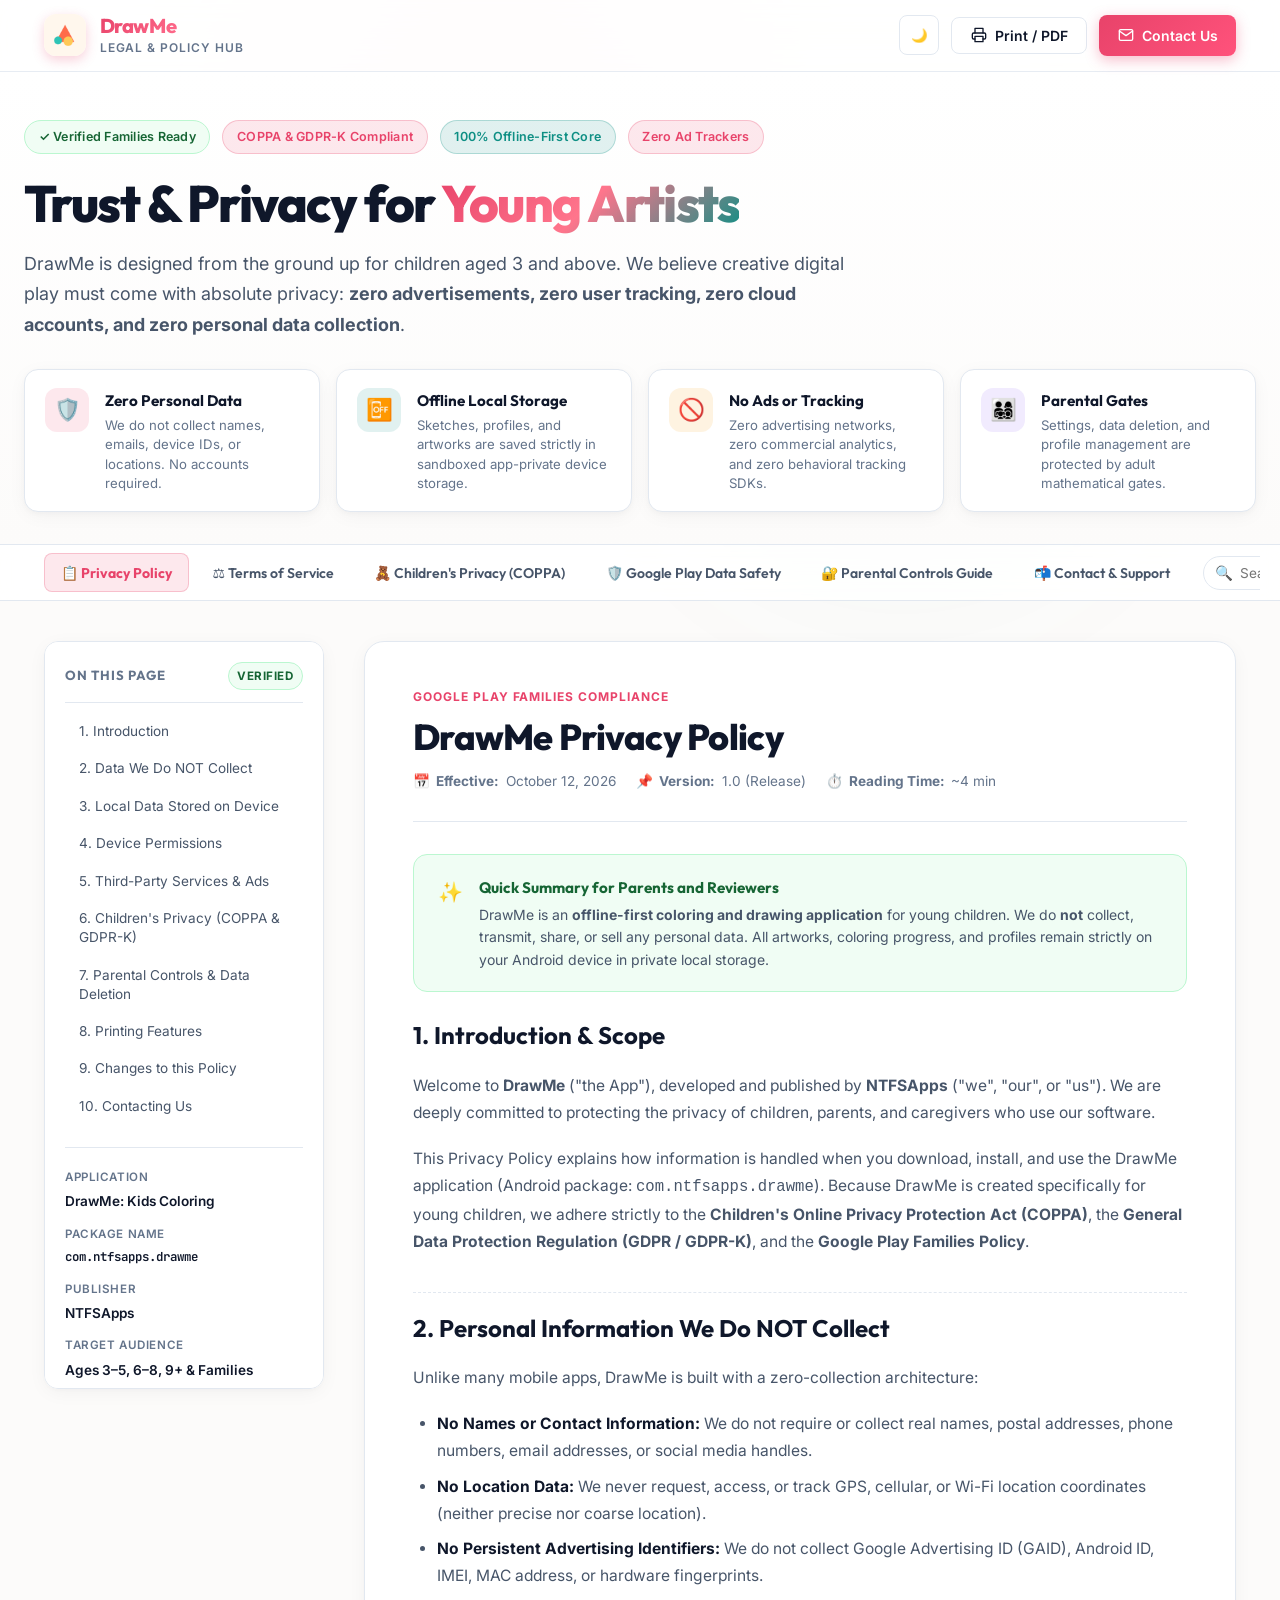
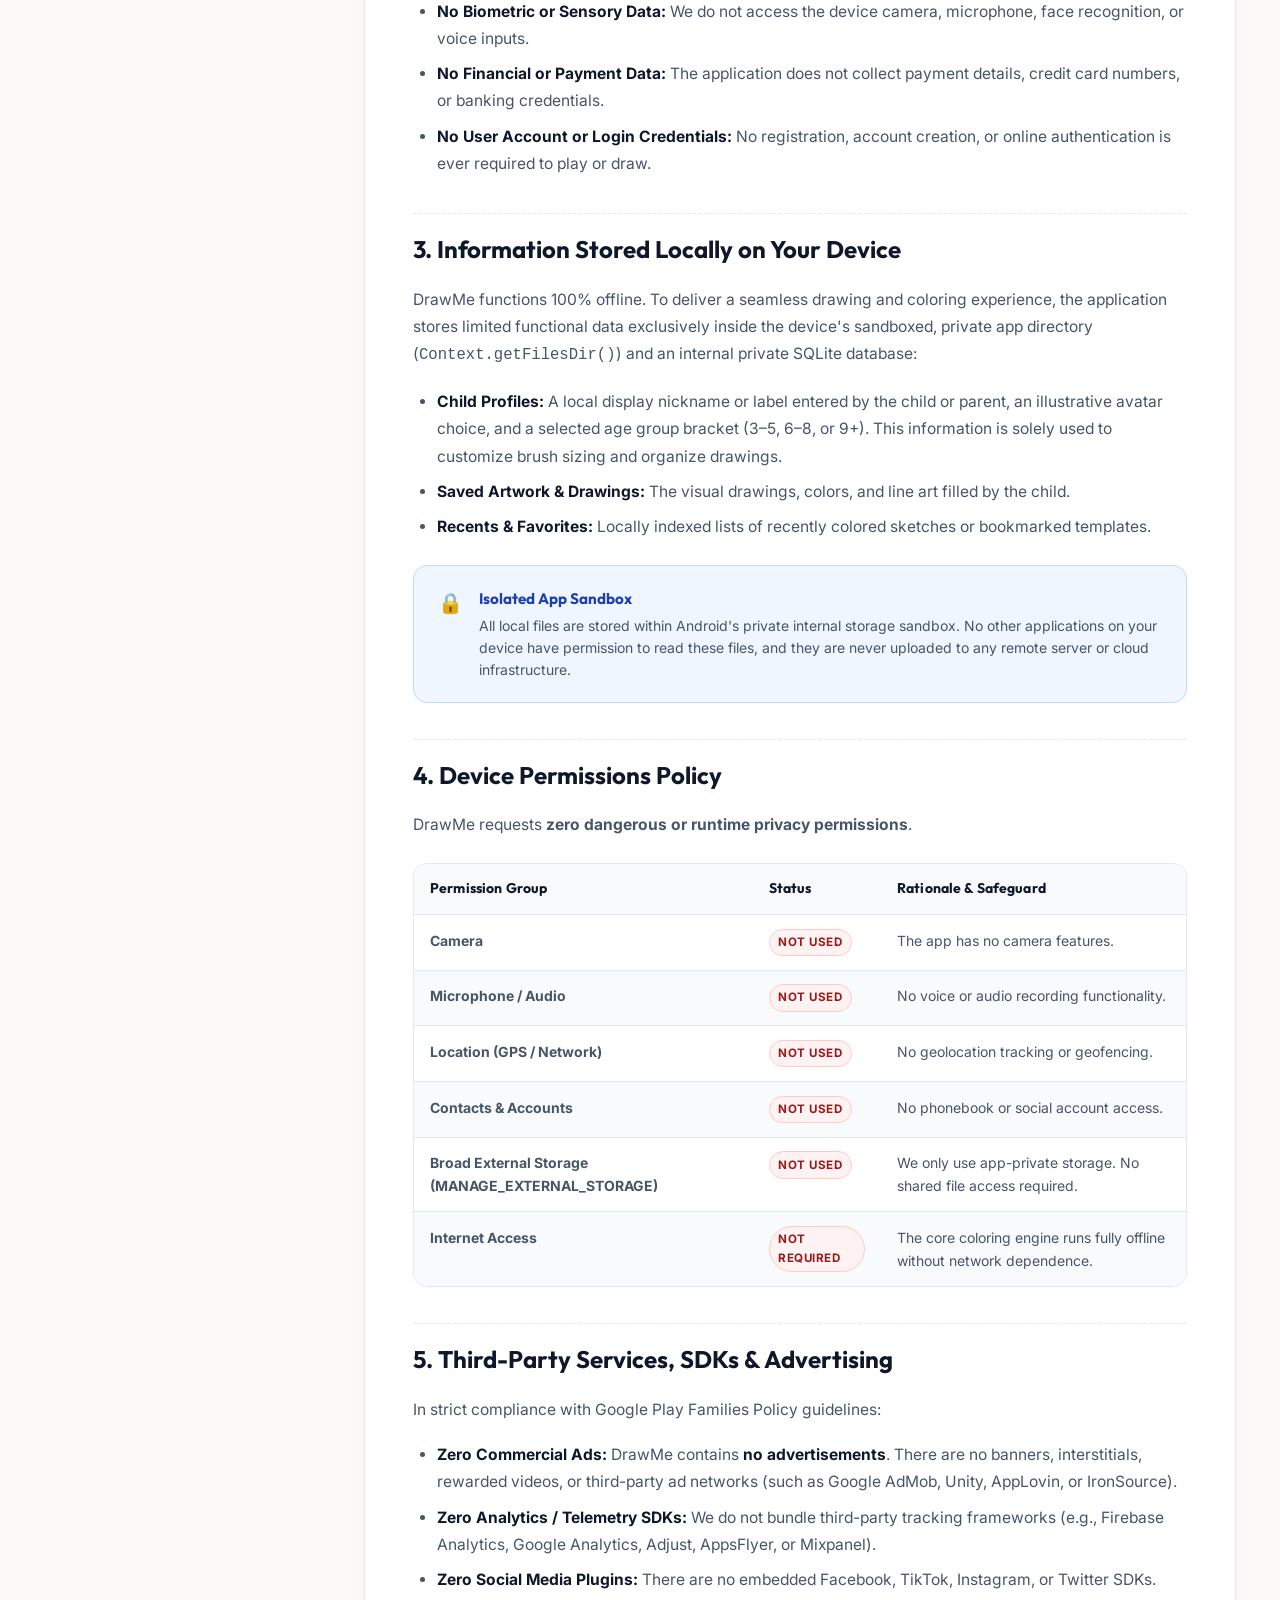
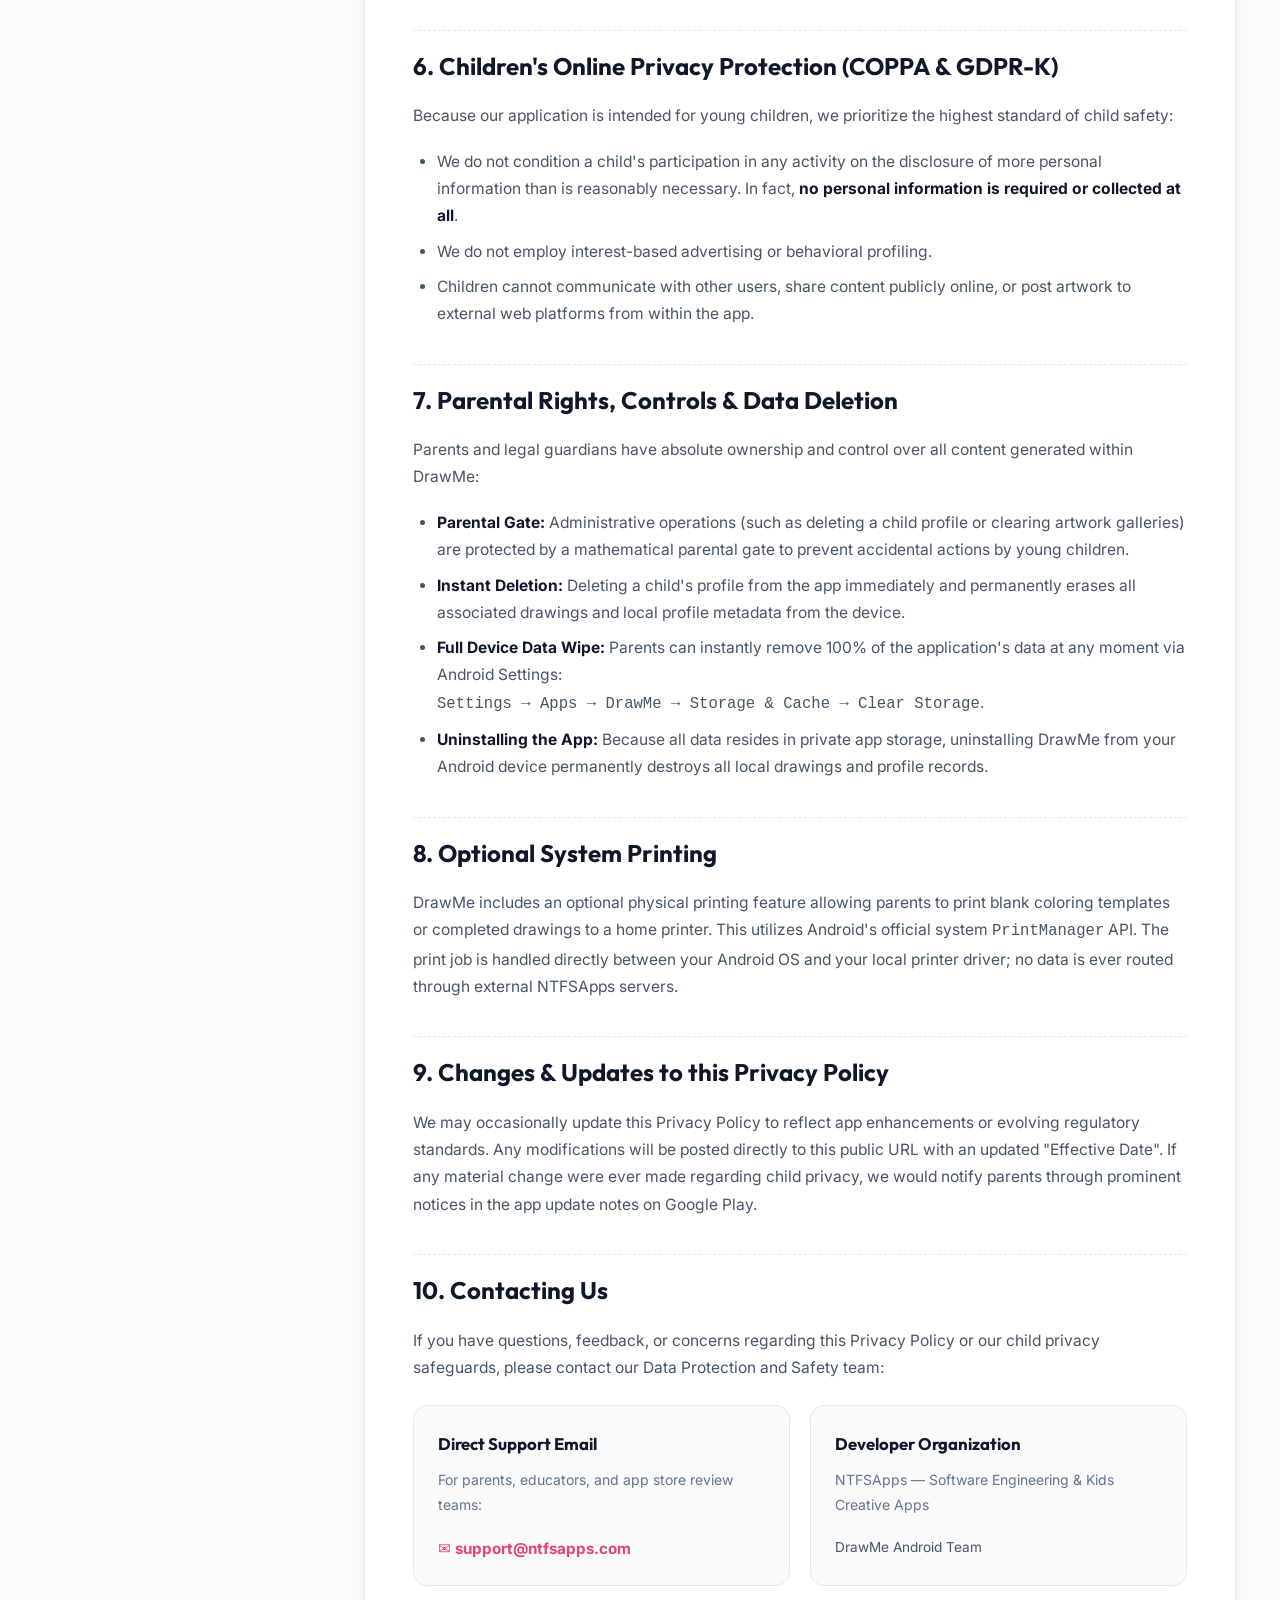
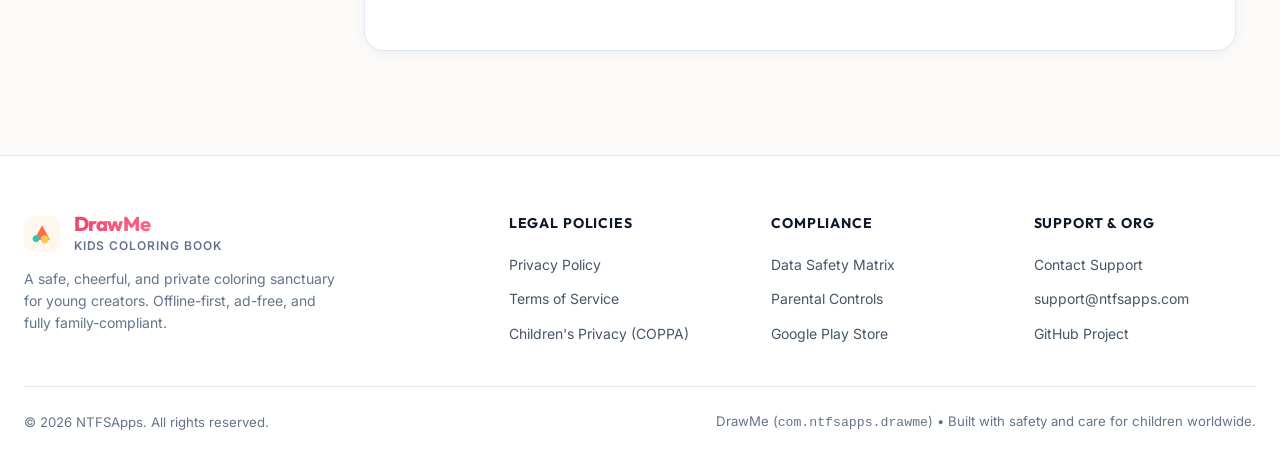
<file: index.html>
<!DOCTYPE html>
<html lang="en" data-theme="light">
<head>
  <meta charset="UTF-8">
  <meta name="viewport" content="width=device-width, initial-scale=1.0">
  <title>Privacy Policy & Terms | DrawMe — Kids Drawing & Coloring Book</title>
  <meta name="description" content="Official Privacy Policy, Children's Privacy (COPPA), Terms of Service, and Google Play Data Safety disclosures for the DrawMe Android application by NTFSApps.">
  <meta name="keywords" content="DrawMe privacy policy, DrawMe terms of service, COPPA compliance, kids drawing app privacy, Google Play Families Policy, NTFSApps">
  <meta name="author" content="NTFSApps">
  <meta name="robots" content="index, follow">

  <!-- Open Graph / Facebook -->
  <meta property="og:type" content="website">
  <meta property="og:title" content="DrawMe — Privacy Policy & Legal Center">
  <meta property="og:description" content="100% offline, COPPA compliant, zero-ad drawing and coloring app for kids. Built with privacy-by-design by NTFSApps.">
  <meta property="og:image" content="assets/logo.svg">

  <!-- Twitter -->
  <meta property="twitter:card" content="summary">
  <meta property="twitter:title" content="DrawMe — Privacy Policy & Legal Center">
  <meta property="twitter:description" content="100% offline, COPPA compliant, zero-ad drawing and coloring app for kids.">
  <meta property="twitter:image" content="assets/logo.svg">

  <link rel="icon" type="image/svg+xml" href="assets/favicon.svg">

  <!-- Google Fonts: Outfit & Inter -->
  <link rel="preconnect" href="https://fonts.googleapis.com">
  <link rel="preconnect" href="https://fonts.gstatic.com" crossorigin>
  <link href="https://fonts.googleapis.com/css2?family=Inter:wght@400;500;600;700&family=Outfit:wght@500;600;700;800&family=JetBrains+Mono:wght@400;500&display=swap" rel="stylesheet">

  <link rel="stylesheet" href="styles.css">
</head>
<body>

  <!-- Reading Progress Bar -->
  <div id="readingProgressBar" aria-hidden="true"></div>

  <!-- Background Ambient Glows -->
  <div class="bg-glow-container" aria-hidden="true">
    <div class="bg-glow-1"></div>
    <div class="bg-glow-2"></div>
  </div>

  <!-- Header Navigation -->
  <header class="header">
    <div class="header-inner">
      <a href="#privacy" class="brand-wrapper" title="DrawMe Home">
        <img src="assets/app-icon.png" alt="DrawMe Logo" class="brand-logo-img" width="42" height="42">
        <div class="brand-text-group">
          <span class="brand-title">DrawMe</span>
          <span class="brand-subtitle">Legal & Policy Hub</span>
        </div>
      </a>

      <div class="header-actions">
        <button id="themeToggleBtn" class="btn-icon" title="Toggle Theme (Dark / Light)" aria-label="Toggle Theme">
          <span class="theme-icon">🌙</span>
        </button>
        <button id="printDocBtn" class="btn-outline" title="Print or save as PDF">
          <svg width="16" height="16" viewBox="0 0 24 24" fill="none" stroke="currentColor" stroke-width="2" stroke-linecap="round" stroke-linejoin="round"><polyline points="6 9 6 2 18 2 18 9"></polyline><path d="M6 18H4a2 2 0 0 1-2-2v-5a2 2 0 0 1 2-2h16a2 2 0 0 1 2 2v5a2 2 0 0 1-2 2h-2"></path><rect x="6" y="14" width="12" height="8"></rect></svg>
          <span>Print / PDF</span>
        </button>
        <a href="#contact" class="btn-primary">
          <svg width="16" height="16" viewBox="0 0 24 24" fill="none" stroke="currentColor" stroke-width="2" stroke-linecap="round" stroke-linejoin="round"><path d="M4 4h16c1.1 0 2 .9 2 2v12c0 1.1-.9 2-2 2H4c-1.1 0-2-.9-2-2V6c0-1.1.9-2 2-2z"></path><polyline points="22,6 12,13 2,6"></polyline></svg>
          <span>Contact Us</span>
        </a>
      </div>
    </div>
  </header>

  <!-- Hero Section -->
  <section class="hero-section">
    <div class="hero-inner">
      <div class="hero-badge-row">
        <span class="pill-badge pill-verified">✓ Verified Families Ready</span>
        <span class="pill-badge pill-primary">COPPA & GDPR-K Compliant</span>
        <span class="pill-badge pill-secondary">100% Offline-First Core</span>
        <span class="pill-badge pill-primary">Zero Ad Trackers</span>
      </div>

      <h1 class="hero-title">
        Trust & Privacy for <span class="highlight">Young Artists</span>
      </h1>
      <p class="hero-description">
        DrawMe is designed from the ground up for children aged 3 and above. We believe creative digital play must come with absolute privacy: <strong>zero advertisements, zero user tracking, zero cloud accounts, and zero personal data collection</strong>.
      </p>

      <!-- Quick Safety Highlights Cards -->
      <div class="safety-cards-grid">
        <div class="safety-card">
          <div class="safety-card-icon icon-kid">🛡️</div>
          <div class="safety-card-content">
            <h3>Zero Personal Data</h3>
            <p>We do not collect names, emails, device IDs, or locations. No accounts required.</p>
          </div>
        </div>

        <div class="safety-card">
          <div class="safety-card-icon icon-offline">📴</div>
          <div class="safety-card-content">
            <h3>Offline Local Storage</h3>
            <p>Sketches, profiles, and artworks are saved strictly in sandboxed app-private device storage.</p>
          </div>
        </div>

        <div class="safety-card">
          <div class="safety-card-icon icon-noads">🚫</div>
          <div class="safety-card-content">
            <h3>No Ads or Tracking</h3>
            <p>Zero advertising networks, zero commercial analytics, and zero behavioral tracking SDKs.</p>
          </div>
        </div>

        <div class="safety-card">
          <div class="safety-card-icon icon-gate">👨‍👩‍👧‍👦</div>
          <div class="safety-card-content">
            <h3>Parental Gates</h3>
            <p>Settings, data deletion, and profile management are protected by adult mathematical gates.</p>
          </div>
        </div>
      </div>
    </div>
  </section>

  <!-- Document Tabs Sticky Bar -->
  <nav class="tabs-navigation-wrapper" aria-label="Legal Documents Navigation">
    <div class="tabs-inner">
      <ul class="doc-tabs-list" role="tablist">
        <li role="presentation">
          <button class="doc-tab-btn active" data-doc="privacy" role="tab" aria-selected="true">
            📋 Privacy Policy
          </button>
        </li>
        <li role="presentation">
          <button class="doc-tab-btn" data-doc="terms" role="tab" aria-selected="false">
            ⚖️ Terms of Service
          </button>
        </li>
        <li role="presentation">
          <button class="doc-tab-btn" data-doc="children" role="tab" aria-selected="false">
            🧸 Children's Privacy (COPPA)
          </button>
        </li>
        <li role="presentation">
          <button class="doc-tab-btn" data-doc="datasafety" role="tab" aria-selected="false">
            🛡️ Google Play Data Safety
          </button>
        </li>
        <li role="presentation">
          <button class="doc-tab-btn" data-doc="parental" role="tab" aria-selected="false">
            🔐 Parental Controls Guide
          </button>
        </li>
        <li role="presentation">
          <button class="doc-tab-btn" data-doc="contact" role="tab" aria-selected="false">
            📬 Contact & Support
          </button>
        </li>
      </ul>

      <div class="search-box-wrapper">
        <span class="search-icon" aria-hidden="true">🔍</span>
        <input type="search" id="searchInput" class="search-input" placeholder="Search policy terms..." aria-label="Search within active document">
      </div>
    </div>
  </nav>

  <!-- Main 2-Column Layout -->
  <main class="main-layout">
    
    <!-- Left Sticky Table of Contents -->
    <aside class="toc-sidebar" aria-label="Table of Contents">
      <div class="toc-header">
        <span class="toc-title">On This Page</span>
        <span class="badge-tag badge-yes">Verified</span>
      </div>
      <ul class="toc-links" id="tocLinksList">
        <!-- Dynamically populated via app.js -->
      </ul>

      <!-- App Metadata Box -->
      <div class="sidebar-meta-card">
        <div class="meta-row">
          <span class="meta-label">Application</span>
          <span class="meta-value">DrawMe: Kids Coloring</span>
        </div>
        <div class="meta-row">
          <span class="meta-label">Package Name</span>
          <span class="meta-value" style="font-family: var(--font-mono); font-size: 0.775rem;">com.ntfsapps.drawme</span>
        </div>
        <div class="meta-row">
          <span class="meta-label">Publisher</span>
          <span class="meta-value">NTFSApps</span>
        </div>
        <div class="meta-row">
          <span class="meta-label">Target Audience</span>
          <span class="meta-value">Ages 3–5, 6–8, 9+ & Families</span>
        </div>
        <div class="meta-row">
          <span class="meta-label">Effective Date</span>
          <span class="meta-value">October 12, 2026</span>
        </div>
      </div>
    </aside>

    <!-- Right Content Area -->
    <div class="content-area">

      <!-- ===================================================================
           DOCUMENT 1: PRIVACY POLICY
           =================================================================== -->
      <section id="doc-privacy" class="doc-section active" role="tabpanel">
        <article class="doc-article">
          <header class="doc-article-header">
            <span class="doc-category-tag">Google Play Families Compliance</span>
            <h1 class="doc-main-title">DrawMe Privacy Policy</h1>
            <div class="doc-status-strip">
              <span class="doc-status-item">📅 <strong>Effective:</strong> October 12, 2026</span>
              <span class="doc-status-item">📌 <strong>Version:</strong> 1.0 (Release)</span>
              <span class="doc-status-item">⏱️ <strong>Reading Time:</strong> ~4 min</span>
            </div>
          </header>

          <div class="callout callout-success">
            <div class="callout-icon">✨</div>
            <div class="callout-content">
              <h4>Quick Summary for Parents and Reviewers</h4>
              <p>
                DrawMe is an <strong>offline-first coloring and drawing application</strong> for young children. We do <strong>not</strong> collect, transmit, share, or sell any personal data. All artworks, coloring progress, and profiles remain strictly on your Android device in private local storage.
              </p>
            </div>
          </div>

          <h2 id="privacy-intro" data-title="1. Introduction">
            1. Introduction & Scope
            <button class="copy-heading-btn" title="Copy section link">🔗 Link</button>
          </h2>
          <p>
            Welcome to <strong>DrawMe</strong> ("the App"), developed and published by <strong>NTFSApps</strong> ("we", "our", or "us"). We are deeply committed to protecting the privacy of children, parents, and caregivers who use our software.
          </p>
          <p>
            This Privacy Policy explains how information is handled when you download, install, and use the DrawMe application (Android package: <code>com.ntfsapps.drawme</code>). Because DrawMe is created specifically for young children, we adhere strictly to the <strong>Children's Online Privacy Protection Act (COPPA)</strong>, the <strong>General Data Protection Regulation (GDPR / GDPR-K)</strong>, and the <strong>Google Play Families Policy</strong>.
          </p>

          <h2 id="privacy-data-collection" data-title="2. Data We Do NOT Collect">
            2. Personal Information We Do NOT Collect
            <button class="copy-heading-btn" title="Copy section link">🔗 Link</button>
          </h2>
          <p>
            Unlike many mobile apps, DrawMe is built with a zero-collection architecture:
          </p>
          <ul>
            <li><strong>No Names or Contact Information:</strong> We do not require or collect real names, postal addresses, phone numbers, email addresses, or social media handles.</li>
            <li><strong>No Location Data:</strong> We never request, access, or track GPS, cellular, or Wi-Fi location coordinates (neither precise nor coarse location).</li>
            <li><strong>No Persistent Advertising Identifiers:</strong> We do not collect Google Advertising ID (GAID), Android ID, IMEI, MAC address, or hardware fingerprints.</li>
            <li><strong>No Biometric or Sensory Data:</strong> We do not access the device camera, microphone, face recognition, or voice inputs.</li>
            <li><strong>No Financial or Payment Data:</strong> The application does not collect payment details, credit card numbers, or banking credentials.</li>
            <li><strong>No User Account or Login Credentials:</strong> No registration, account creation, or online authentication is ever required to play or draw.</li>
          </ul>

          <h2 id="privacy-local-storage" data-title="3. Local Data Stored on Device">
            3. Information Stored Locally on Your Device
            <button class="copy-heading-btn" title="Copy section link">🔗 Link</button>
          </h2>
          <p>
            DrawMe functions 100% offline. To deliver a seamless drawing and coloring experience, the application stores limited functional data exclusively inside the device's sandboxed, private app directory (<code>Context.getFilesDir()</code>) and an internal private SQLite database:
          </p>
          <ul>
            <li><strong>Child Profiles:</strong> A local display nickname or label entered by the child or parent, an illustrative avatar choice, and a selected age group bracket (3–5, 6–8, or 9+). This information is solely used to customize brush sizing and organize drawings.</li>
            <li><strong>Saved Artwork & Drawings:</strong> The visual drawings, colors, and line art filled by the child.</li>
            <li><strong>Recents & Favorites:</strong> Locally indexed lists of recently colored sketches or bookmarked templates.</li>
          </ul>
          <div class="callout callout-info">
            <div class="callout-icon">🔒</div>
            <div class="callout-content">
              <h4>Isolated App Sandbox</h4>
              <p>
                All local files are stored within Android's private internal storage sandbox. No other applications on your device have permission to read these files, and they are never uploaded to any remote server or cloud infrastructure.
              </p>
            </div>
          </div>

          <h2 id="privacy-permissions" data-title="4. Device Permissions">
            4. Device Permissions Policy
            <button class="copy-heading-btn" title="Copy section link">🔗 Link</button>
          </h2>
          <p>
            DrawMe requests <strong>zero dangerous or runtime privacy permissions</strong>.
          </p>
          <div class="table-responsive">
            <table class="doc-table">
              <thead>
                <tr>
                  <th>Permission Group</th>
                  <th>Status</th>
                  <th>Rationale & Safeguard</th>
                </tr>
              </thead>
              <tbody>
                <tr>
                  <td><strong>Camera</strong></td>
                  <td><span class="badge-tag badge-no">Not Used</span></td>
                  <td>The app has no camera features.</td>
                </tr>
                <tr>
                  <td><strong>Microphone / Audio</strong></td>
                  <td><span class="badge-tag badge-no">Not Used</span></td>
                  <td>No voice or audio recording functionality.</td>
                </tr>
                <tr>
                  <td><strong>Location (GPS / Network)</strong></td>
                  <td><span class="badge-tag badge-no">Not Used</span></td>
                  <td>No geolocation tracking or geofencing.</td>
                </tr>
                <tr>
                  <td><strong>Contacts & Accounts</strong></td>
                  <td><span class="badge-tag badge-no">Not Used</span></td>
                  <td>No phonebook or social account access.</td>
                </tr>
                <tr>
                  <td><strong>Broad External Storage (MANAGE_EXTERNAL_STORAGE)</strong></td>
                  <td><span class="badge-tag badge-no">Not Used</span></td>
                  <td>We only use app-private storage. No shared file access required.</td>
                </tr>
                <tr>
                  <td><strong>Internet Access</strong></td>
                  <td><span class="badge-tag badge-no">Not Required</span></td>
                  <td>The core coloring engine runs fully offline without network dependence.</td>
                </tr>
              </tbody>
            </table>
          </div>

          <h2 id="privacy-third-party" data-title="5. Third-Party Services & Ads">
            5. Third-Party Services, SDKs & Advertising
            <button class="copy-heading-btn" title="Copy section link">🔗 Link</button>
          </h2>
          <p>
            In strict compliance with Google Play Families Policy guidelines:
          </p>
          <ul>
            <li><strong>Zero Commercial Ads:</strong> DrawMe contains <strong>no advertisements</strong>. There are no banners, interstitials, rewarded videos, or third-party ad networks (such as Google AdMob, Unity, AppLovin, or IronSource).</li>
            <li><strong>Zero Analytics / Telemetry SDKs:</strong> We do not bundle third-party tracking frameworks (e.g., Firebase Analytics, Google Analytics, Adjust, AppsFlyer, or Mixpanel).</li>
            <li><strong>Zero Social Media Plugins:</strong> There are no embedded Facebook, TikTok, Instagram, or Twitter SDKs.</li>
          </ul>

          <h2 id="privacy-coppa" data-title="6. Children's Privacy (COPPA & GDPR-K)">
            6. Children's Online Privacy Protection (COPPA & GDPR-K)
            <button class="copy-heading-btn" title="Copy section link">🔗 Link</button>
          </h2>
          <p>
            Because our application is intended for young children, we prioritize the highest standard of child safety:
          </p>
          <ul>
            <li>We do not condition a child's participation in any activity on the disclosure of more personal information than is reasonably necessary. In fact, <strong>no personal information is required or collected at all</strong>.</li>
            <li>We do not employ interest-based advertising or behavioral profiling.</li>
            <li>Children cannot communicate with other users, share content publicly online, or post artwork to external web platforms from within the app.</li>
          </ul>

          <h2 id="privacy-parental-controls" data-title="7. Parental Controls & Data Deletion">
            7. Parental Rights, Controls & Data Deletion
            <button class="copy-heading-btn" title="Copy section link">🔗 Link</button>
          </h2>
          <p>
            Parents and legal guardians have absolute ownership and control over all content generated within DrawMe:
          </p>
          <ul>
            <li><strong>Parental Gate:</strong> Administrative operations (such as deleting a child profile or clearing artwork galleries) are protected by a mathematical parental gate to prevent accidental actions by young children.</li>
            <li><strong>Instant Deletion:</strong> Deleting a child's profile from the app immediately and permanently erases all associated drawings and local profile metadata from the device.</li>
            <li><strong>Full Device Data Wipe:</strong> Parents can instantly remove 100% of the application's data at any moment via Android Settings:
              <br><code>Settings → Apps → DrawMe → Storage & Cache → Clear Storage</code>.
            </li>
            <li><strong>Uninstalling the App:</strong> Because all data resides in private app storage, uninstalling DrawMe from your Android device permanently destroys all local drawings and profile records.</li>
          </ul>

          <h2 id="privacy-printing" data-title="8. Printing Features">
            8. Optional System Printing
            <button class="copy-heading-btn" title="Copy section link">🔗 Link</button>
          </h2>
          <p>
            DrawMe includes an optional physical printing feature allowing parents to print blank coloring templates or completed drawings to a home printer. This utilizes Android's official system <code>PrintManager</code> API. The print job is handled directly between your Android OS and your local printer driver; no data is ever routed through external NTFSApps servers.
          </p>

          <h2 id="privacy-updates" data-title="9. Changes to this Policy">
            9. Changes & Updates to this Privacy Policy
            <button class="copy-heading-btn" title="Copy section link">🔗 Link</button>
          </h2>
          <p>
            We may occasionally update this Privacy Policy to reflect app enhancements or evolving regulatory standards. Any modifications will be posted directly to this public URL with an updated "Effective Date". If any material change were ever made regarding child privacy, we would notify parents through prominent notices in the app update notes on Google Play.
          </p>

          <h2 id="privacy-contact" data-title="10. Contacting Us">
            10. Contacting Us
            <button class="copy-heading-btn" title="Copy section link">🔗 Link</button>
          </h2>
          <p>
            If you have questions, feedback, or concerns regarding this Privacy Policy or our child privacy safeguards, please contact our Data Protection and Safety team:
          </p>
          <div class="contact-grid">
            <div class="contact-card">
              <h4>Direct Support Email</h4>
              <p>For parents, educators, and app store review teams:</p>
              <a href="mailto:support@ntfsapps.com" class="contact-email-link">✉️ support@ntfsapps.com</a>
            </div>
            <div class="contact-card">
              <h4>Developer Organization</h4>
              <p>NTFSApps — Software Engineering & Kids Creative Apps</p>
              <span style="font-size: 0.85rem; color: var(--text-secondary);">DrawMe Android Team</span>
            </div>
          </div>
        </article>
      </section>

      <!-- ===================================================================
           DOCUMENT 2: TERMS OF SERVICE
           =================================================================== -->
      <section id="doc-terms" class="doc-section" role="tabpanel">
        <article class="doc-article">
          <header class="doc-article-header">
            <span class="doc-category-tag">Terms of Agreement</span>
            <h1 class="doc-main-title">DrawMe Terms of Service</h1>
            <div class="doc-status-strip">
              <span class="doc-status-item">📅 <strong>Effective:</strong> October 12, 2026</span>
              <span class="doc-status-item">📌 <strong>Version:</strong> 1.0</span>
              <span class="doc-status-item">⏱️ <strong>Reading Time:</strong> ~3 min</span>
            </div>
          </header>

          <h2 id="terms-acceptance" data-title="1. Acceptance of Terms">
            1. Acceptance of Terms
            <button class="copy-heading-btn" title="Copy section link">🔗 Link</button>
          </h2>
          <p>
            By downloading, installing, accessing, or using the DrawMe application ("App"), you agree to be bound by these Terms of Service ("Terms"). If you are a parent or legal guardian providing access to a minor child, you agree to these Terms on behalf of yourself and your child. If you do not agree to these Terms, please do not install or use the App.
          </p>

          <h2 id="terms-license" data-title="2. License Grant">
            2. License to Use
            <button class="copy-heading-btn" title="Copy section link">🔗 Link</button>
          </h2>
          <p>
            NTFSApps grants you a limited, non-exclusive, non-transferable, revocable license to download and use DrawMe for personal, educational, family, and non-commercial creative enjoyment on Android-compatible devices that you own or control.
          </p>

          <h2 id="terms-ip" data-title="3. Intellectual Property">
            3. Intellectual Property Rights
            <button class="copy-heading-btn" title="Copy section link">🔗 Link</button>
          </h2>
          <ul>
            <li><strong>Application & Sketches:</strong> All coloring templates, sketch outlines, character designs, UI themes, visual assets, software code, and graphics provided in the App are the proprietary property of NTFSApps or licensed creators and are protected by applicable copyright and intellectual property laws.</li>
            <li><strong>User-Generated Artwork:</strong> You and your child retain full ownership and intellectual rights over any original coloring and creative artwork created using the App's tools. You may freely save, export, and print your family's completed drawings.</li>
          </ul>

          <h2 id="terms-safety" data-title="4. Child Safety & Supervision">
            4. Child Safety & Family Supervision
            <button class="copy-heading-btn" title="Copy section link">🔗 Link</button>
          </h2>
          <p>
            DrawMe is intentionally crafted as a child-safe environment without social interactions, messaging, chat rooms, or open web browsing. However, parents and guardians remain responsible for supervising their children's screen time and device usage in accordance with their family guidelines.
          </p>

          <h2 id="terms-pricing" data-title="5. Pricing & Purchases">
            5. Pricing, In-App Purchases & Ads
            <button class="copy-heading-btn" title="Copy section link">🔗 Link</button>
          </h2>
          <p>
            The current release of DrawMe is provided free of charge, with zero advertising and no hidden micro-transactions. Any future optional sketch packs or content expansions will always require strict parental verification (such as a parental gate and official Google Play Store authentication) before any purchase flow can be initiated.
          </p>

          <h2 id="terms-warranty" data-title="6. Disclaimer of Warranties">
            6. Disclaimer of Warranties & Limitation of Liability
            <button class="copy-heading-btn" title="Copy section link">🔗 Link</button>
          </h2>
          <p>
            The App is provided on an "AS IS" and "AS AVAILABLE" basis without warranties of any kind, whether express or implied. To the maximum extent permitted by applicable law, NTFSApps shall not be liable for any indirect, incidental, special, consequential, or punitive damages arising from the use of or inability to use the App.
          </p>

          <h2 id="terms-governing" data-title="7. Governing Law">
            7. Governing Law & Dispute Resolution
            <button class="copy-heading-btn" title="Copy section link">🔗 Link</button>
          </h2>
          <p>
            These Terms shall be governed by and construed in accordance with applicable laws, without regard to conflict of law principles. Any dispute arising out of or related to these Terms will be handled in good faith by contacting our support team at <code>support@ntfsapps.com</code>.
          </p>
        </article>
      </section>

      <!-- ===================================================================
           DOCUMENT 3: CHILDREN'S PRIVACY & COPPA
           =================================================================== -->
      <section id="doc-children" class="doc-section" role="tabpanel">
        <article class="doc-article">
          <header class="doc-article-header">
            <span class="doc-category-tag">Child Safety Commitment</span>
            <h1 class="doc-main-title">Children's Privacy & COPPA Declaration</h1>
            <div class="doc-status-strip">
              <span class="doc-status-item">🧸 <strong>Target:</strong> Ages 3–5, 6–8, 9+</span>
              <span class="doc-status-item">🛡️ <strong>COPPA:</strong> 100% Compliant</span>
              <span class="doc-status-item">🌐 <strong>GDPR-K:</strong> 100% Compliant</span>
            </div>
          </header>

          <div class="callout callout-success">
            <div class="callout-icon">👶</div>
            <div class="callout-content">
              <h4>Designed Specifically for Kids and Families</h4>
              <p>
                DrawMe complies with all provisions of the United States <strong>Children's Online Privacy Protection Act (COPPA)</strong>, the European Union <strong>General Data Protection Regulation for Children (GDPR-K)</strong>, and the <strong>Google Play Families Policy</strong>.
              </p>
            </div>
          </div>

          <h2 id="children-principles" data-title="1. Core Principles">
            1. Our Child Privacy Principles
            <button class="copy-heading-btn" title="Copy section link">🔗 Link</button>
          </h2>
          <p>
            We adhere to four core tenets for young users:
          </p>
          <ol>
            <li><strong>Zero Tracking:</strong> No cookies, no device fingerprinting, no behavioral analytics, and no advertising identifiers.</li>
            <li><strong>Zero Commercial Exposure:</strong> No commercial advertising banners, pop-ups, sponsored prompts, or marketing solicitations.</li>
            <li><strong>Zero External Links:</strong> No clickable links directing children out of the app to external web browsers, social networks, or third-party stores.</li>
            <li><strong>Complete Offline Autonomy:</strong> The entire coloring experience works perfectly without an active Wi-Fi or cellular network connection.</li>
          </ol>

          <h2 id="children-coppa-checklist" data-title="2. COPPA Compliance Checklist">
            2. COPPA Compliance Review
            <button class="copy-heading-btn" title="Copy section link">🔗 Link</button>
          </h2>
          <div class="table-responsive">
            <table class="doc-table">
              <thead>
                <tr>
                  <th>COPPA Requirement</th>
                  <th>DrawMe Standard</th>
                  <th>Status</th>
                </tr>
              </thead>
              <tbody>
                <tr>
                  <td>Does the app collect personal information from children under 13?</td>
                  <td>No. Zero personal information is requested, collected, stored on servers, or transmitted.</td>
                  <td><span class="badge-tag badge-yes">Compliant</span></td>
                </tr>
                <tr>
                  <td>Are there online chat or communication features?</td>
                  <td>No. There are no social media links, chatrooms, or user-to-user interactions.</td>
                  <td><span class="badge-tag badge-yes">Compliant</span></td>
                </tr>
                <tr>
                  <td>Are behavioral or interest-based ads served?</td>
                  <td>No. DrawMe contains absolutely zero third-party ads.</td>
                  <td><span class="badge-tag badge-yes">Compliant</span></td>
                </tr>
                <tr>
                  <td>Can parents inspect or delete child data?</td>
                  <td>Yes. All drawings and local profiles are accessible and deletable directly within the app by parents.</td>
                  <td><span class="badge-tag badge-yes">Compliant</span></td>
                </tr>
                <tr>
                  <td>Are administrative actions protected from children?</td>
                  <td>Yes. Protected by an adult mathematical challenge gate.</td>
                  <td><span class="badge-tag badge-yes">Compliant</span></td>
                </tr>
              </tbody>
            </table>
          </div>

          <h2 id="children-inquiries" data-title="3. Parental Inquiries">
            3. Inquiries Concerning Children's Privacy
            <button class="copy-heading-btn" title="Copy section link">🔗 Link</button>
          </h2>
          <p>
            If you are a parent or guardian and have any questions about how DrawMe safeguards your child's privacy, please contact us anytime at <a href="mailto:support@ntfsapps.com" style="color: var(--brand-primary); font-weight: 600;">support@ntfsapps.com</a>. We will respond promptly within 24–48 hours.
          </p>
        </article>
      </section>

      <!-- ===================================================================
           DOCUMENT 4: GOOGLE PLAY DATA SAFETY DISCLOSURE
           =================================================================== -->
      <section id="doc-datasafety" class="doc-section" role="tabpanel">
        <article class="doc-article">
          <header class="doc-article-header">
            <span class="doc-category-tag">Developer Console Reference</span>
            <h1 class="doc-main-title">Google Play Data Safety Disclosure</h1>
            <div class="doc-status-strip">
              <span class="doc-status-item">🏷️ <strong>App ID:</strong> com.ntfsapps.drawme</span>
              <span class="doc-status-item">📦 <strong>Store:</strong> Google Play Store</span>
              <span class="doc-status-item">🔍 <strong>Review Ready:</strong> Yes</span>
            </div>
          </header>

          <p>
            This section provides a direct, verifiable reference mapping our application's behavior against the required questions in the <strong>Google Play Console Data Safety</strong> questionnaire.
          </p>

          <h2 id="safety-overview" data-title="1. Data Safety Summary">
            1. Overview of Data Safety Declarations
            <button class="copy-heading-btn" title="Copy section link">🔗 Link</button>
          </h2>
          <div class="table-responsive">
            <table class="doc-table">
              <thead>
                <tr>
                  <th>Question in Google Play Console</th>
                  <th>Answer</th>
                  <th>Explanation</th>
                </tr>
              </thead>
              <tbody>
                <tr>
                  <td>Does your app collect or share any of the required user data types?</td>
                  <td><strong>No</strong></td>
                  <td>DrawMe collects and transmits zero user data off the device.</td>
                </tr>
                <tr>
                  <td>Is all of the user data collected by your app encrypted in transit?</td>
                  <td><strong>N/A</strong></td>
                  <td>No user data is transmitted over the network.</td>
                </tr>
                <tr>
                  <td>Do you provide a way for users to request that their data is deleted?</td>
                  <td><strong>Yes</strong></td>
                  <td>Parents can delete profiles and artwork directly in-app, or clear app storage via Android Settings.</td>
                </tr>
                <tr>
                  <td>Does your app target children or participate in the Designed for Families program?</td>
                  <td><strong>Yes</strong></td>
                  <td>DrawMe is designed specifically for children under 13 and complies with all Families Policy criteria.</td>
                </tr>
              </tbody>
            </table>
          </div>

          <h2 id="safety-details" data-title="2. Specific Data Type Breakdown">
            2. Specific Data Type Breakdown
            <button class="copy-heading-btn" title="Copy section link">🔗 Link</button>
          </h2>
          <div class="table-responsive">
            <table class="doc-table">
              <thead>
                <tr>
                  <th>Data Category</th>
                  <th>Collected?</th>
                  <th>Shared?</th>
                  <th>Processing Type</th>
                </tr>
              </thead>
              <tbody>
                <tr>
                  <td><strong>Location</strong> (Approximate / Precise)</td>
                  <td><span class="badge-tag badge-no">No</span></td>
                  <td><span class="badge-tag badge-no">No</span></td>
                  <td>None</td>
                </tr>
                <tr>
                  <td><strong>Personal Info</strong> (Name, Email, Phone, Address)</td>
                  <td><span class="badge-tag badge-no">No</span></td>
                  <td><span class="badge-tag badge-no">No</span></td>
                  <td>None</td>
                </tr>
                <tr>
                  <td><strong>Financial Info</strong> (Purchases, Credit Cards)</td>
                  <td><span class="badge-tag badge-no">No</span></td>
                  <td><span class="badge-tag badge-no">No</span></td>
                  <td>None</td>
                </tr>
                <tr>
                  <td><strong>Photos & Videos</strong> (Gallery photos)</td>
                  <td><span class="badge-tag badge-no">No</span></td>
                  <td><span class="badge-tag badge-no">No</span></td>
                  <td>Drawings saved only in app-private folder</td>
                </tr>
                <tr>
                  <td><strong>Audio / Voice</strong></td>
                  <td><span class="badge-tag badge-no">No</span></td>
                  <td><span class="badge-tag badge-no">No</span></td>
                  <td>None</td>
                </tr>
                <tr>
                  <td><strong>Files & Docs</strong></td>
                  <td><span class="badge-tag badge-no">No</span></td>
                  <td><span class="badge-tag badge-no">No</span></td>
                  <td>None</td>
                </tr>
                <tr>
                  <td><strong>App Activity & Analytics</strong></td>
                  <td><span class="badge-tag badge-no">No</span></td>
                  <td><span class="badge-tag badge-no">No</span></td>
                  <td>Zero analytics tracking SDKs</td>
                </tr>
                <tr>
                  <td><strong>Device or Other IDs</strong> (Advertising ID)</td>
                  <td><span class="badge-tag badge-no">No</span></td>
                  <td><span class="badge-tag badge-no">No</span></td>
                  <td>No tracking or ad IDs accessed</td>
                </tr>
              </tbody>
            </table>
          </div>
        </article>
      </section>

      <!-- ===================================================================
           DOCUMENT 5: PARENTAL CONTROLS & SAFETY GUIDE
           =================================================================== -->
      <section id="doc-parental" class="doc-section" role="tabpanel">
        <article class="doc-article">
          <header class="doc-article-header">
            <span class="doc-category-tag">Caregiver Guide</span>
            <h1 class="doc-main-title">Parental Controls & Math Gate Guide</h1>
            <div class="doc-status-strip">
              <span class="doc-status-item">👨‍👩‍👧‍👦 <strong>Audience:</strong> Parents & Teachers</span>
              <span class="doc-status-item">🔒 <strong>Protection:</strong> Adult Challenge Gate</span>
            </div>
          </header>

          <p>
            We believe parents should always be in full command of their child's digital creative space. DrawMe incorporates thoughtful safeguards to keep toddlers and children focused on drawing while preventing unintended deletions or configuration changes.
          </p>

          <h2 id="parental-gate-how" data-title="1. The Math Parental Gate">
            1. How the Math Parental Gate Works
            <button class="copy-heading-btn" title="Copy section link">🔗 Link</button>
          </h2>
          <p>
            Whenever a sensitive action is initiated—such as deleting an artist profile, resetting drawing history, or entering parent settings—DrawMe presents a randomly generated mathematical challenge (for example: <em>"Solve: 14 + 23"</em>).
          </p>
          <ul>
            <li>Young children (ages 3 to 8) cannot easily bypass this barrier, protecting their artwork from accidental loss.</li>
            <li>No internet connection or account login is required to solve the challenge.</li>
            <li>No sensitive passwords or PINs are stored or transmitted.</li>
          </ul>

          <h2 id="parental-profiles" data-title="2. Managing Child Profiles">
            2. Managing Child Profiles
            <button class="copy-heading-btn" title="Copy section link">🔗 Link</button>
          </h2>
          <p>
            Families with multiple siblings can create individual local profiles directly from the home screen:
          </p>
          <ul>
            <li><strong>Profile Customization:</strong> Choose a friendly nickname, pick a colorful animal or character avatar, and select an age tier (3–5, 6–8, or 9+).</li>
            <li><strong>Age-Adapted Brushes:</strong> Younger children (3–5) receive larger, more forgiving touch targets and simplified palette tools; older children enjoy precision brush sizing.</li>
            <li><strong>Isolated Galleries:</strong> Each child's saved masterpieces are organized neatly under their own profile.</li>
          </ul>

          <h2 id="parental-print" data-title="3. Printing Blank or Colored Pages">
            3. Printing for Real-World Play
            <button class="copy-heading-btn" title="Copy section link">🔗 Link</button>
          </h2>
          <p>
            To bring the fun into the real world, parents can tap the <strong>Print</strong> button on any sketch to produce physical coloring sheets using regular paper and crayons. Printing uses your device's native system print service without transmitting artwork to external web servers.
          </p>
        </article>
      </section>

      <!-- ===================================================================
           DOCUMENT 6: CONTACT & SUPPORT
           =================================================================== -->
      <section id="doc-contact" class="doc-section" role="tabpanel">
        <article class="doc-article">
          <header class="doc-article-header">
            <span class="doc-category-tag">Support & Inquiry</span>
            <h1 class="doc-main-title">Contact & Developer Information</h1>
            <div class="doc-status-strip">
              <span class="doc-status-item">🏢 <strong>Organization:</strong> NTFSApps</span>
              <span class="doc-status-item">💬 <strong>Response Time:</strong> 24–48 Business Hours</span>
            </div>
          </header>

          <p>
            We welcome inquiries from parents, educators, app safety researchers, and Google Play Store review specialists.
          </p>

          <div class="contact-grid">
            <div class="contact-card">
              <h4>📧 Email Support</h4>
              <p>For privacy queries, parental feedback, bug reports, or sketch requests:</p>
              <a href="mailto:support@ntfsapps.com" class="contact-email-link">support@ntfsapps.com</a>
            </div>

            <div class="contact-card">
              <h4>📱 Application Details</h4>
              <p><strong>App Title:</strong> DrawMe — Kids Drawing & Coloring Book</p>
              <p><strong>Package ID:</strong> <code>com.ntfsapps.drawme</code></p>
              <p><strong>Developer:</strong> NTFSApps</p>
            </div>

            <div class="contact-card">
              <h4>🐙 Open Collaboration</h4>
              <p>Policy updates and documentation repository:</p>
              <a href="https://github.com/ntfsapps-tech/drawme-privacy-policy" target="_blank" rel="noopener noreferrer" class="contact-email-link">GitHub Repository ↗</a>
            </div>
          </div>

          <div class="callout callout-info">
            <div class="callout-icon">💡</div>
            <div class="callout-content">
              <h4>Submitting URLs to Google Play Console</h4>
              <p>
                When submitting this policy to your Google Play Console store listing, you may use either the root domain or direct section deep link:
                <br><code>https://ntfsapps-tech.github.io/drawme-privacy-policy/</code> or <code>https://ntfsapps-tech.github.io/drawme-privacy-policy/#privacy</code>.
              </p>
            </div>
          </div>
        </article>
      </section>

    </div>
  </main>

  <!-- Back to Top Floating Button -->
  <button id="backToTopBtn" class="back-to-top" title="Back to top" aria-label="Back to top">
    <svg width="20" height="20" viewBox="0 0 24 24" fill="none" stroke="currentColor" stroke-width="2.5" stroke-linecap="round" stroke-linejoin="round"><polyline points="18 15 12 9 6 15"></polyline></svg>
  </button>

  <!-- Footer -->
  <footer class="footer">
    <div class="footer-inner">
      <div class="footer-grid">
        <div class="footer-col-brand">
          <div class="brand-wrapper">
            <img src="assets/app-icon.png" alt="DrawMe Logo" width="36" height="36" style="border-radius: 10px;">
            <div class="brand-text-group">
              <span class="brand-title">DrawMe</span>
              <span class="brand-subtitle">Kids Coloring Book</span>
            </div>
          </div>
          <p>
            A safe, cheerful, and private coloring sanctuary for young creators. Offline-first, ad-free, and fully family-compliant.
          </p>
        </div>

        <div class="footer-col">
          <h4>Legal Policies</h4>
          <ul class="footer-links-list">
            <li><a href="#privacy">Privacy Policy</a></li>
            <li><a href="#terms">Terms of Service</a></li>
            <li><a href="#children">Children's Privacy (COPPA)</a></li>
          </ul>
        </div>

        <div class="footer-col">
          <h4>Compliance</h4>
          <ul class="footer-links-list">
            <li><a href="#datasafety">Data Safety Matrix</a></li>
            <li><a href="#parental">Parental Controls</a></li>
            <li><a href="https://play.google.com/store" target="_blank" rel="noopener noreferrer">Google Play Store</a></li>
          </ul>
        </div>

        <div class="footer-col">
          <h4>Support & Org</h4>
          <ul class="footer-links-list">
            <li><a href="#contact">Contact Support</a></li>
            <li><a href="mailto:support@ntfsapps.com">support@ntfsapps.com</a></li>
            <li><a href="https://github.com/ntfsapps-tech/drawme-privacy-policy" target="_blank" rel="noopener noreferrer">GitHub Project</a></li>
          </ul>
        </div>
      </div>

      <div class="footer-bottom">
        <span>© 2026 NTFSApps. All rights reserved.</span>
        <span>DrawMe (<code>com.ntfsapps.drawme</code>) • Built with safety and care for children worldwide.</span>
      </div>
    </div>
  </footer>

  <script src="app.js"></script>
</body>
</html>
</file>
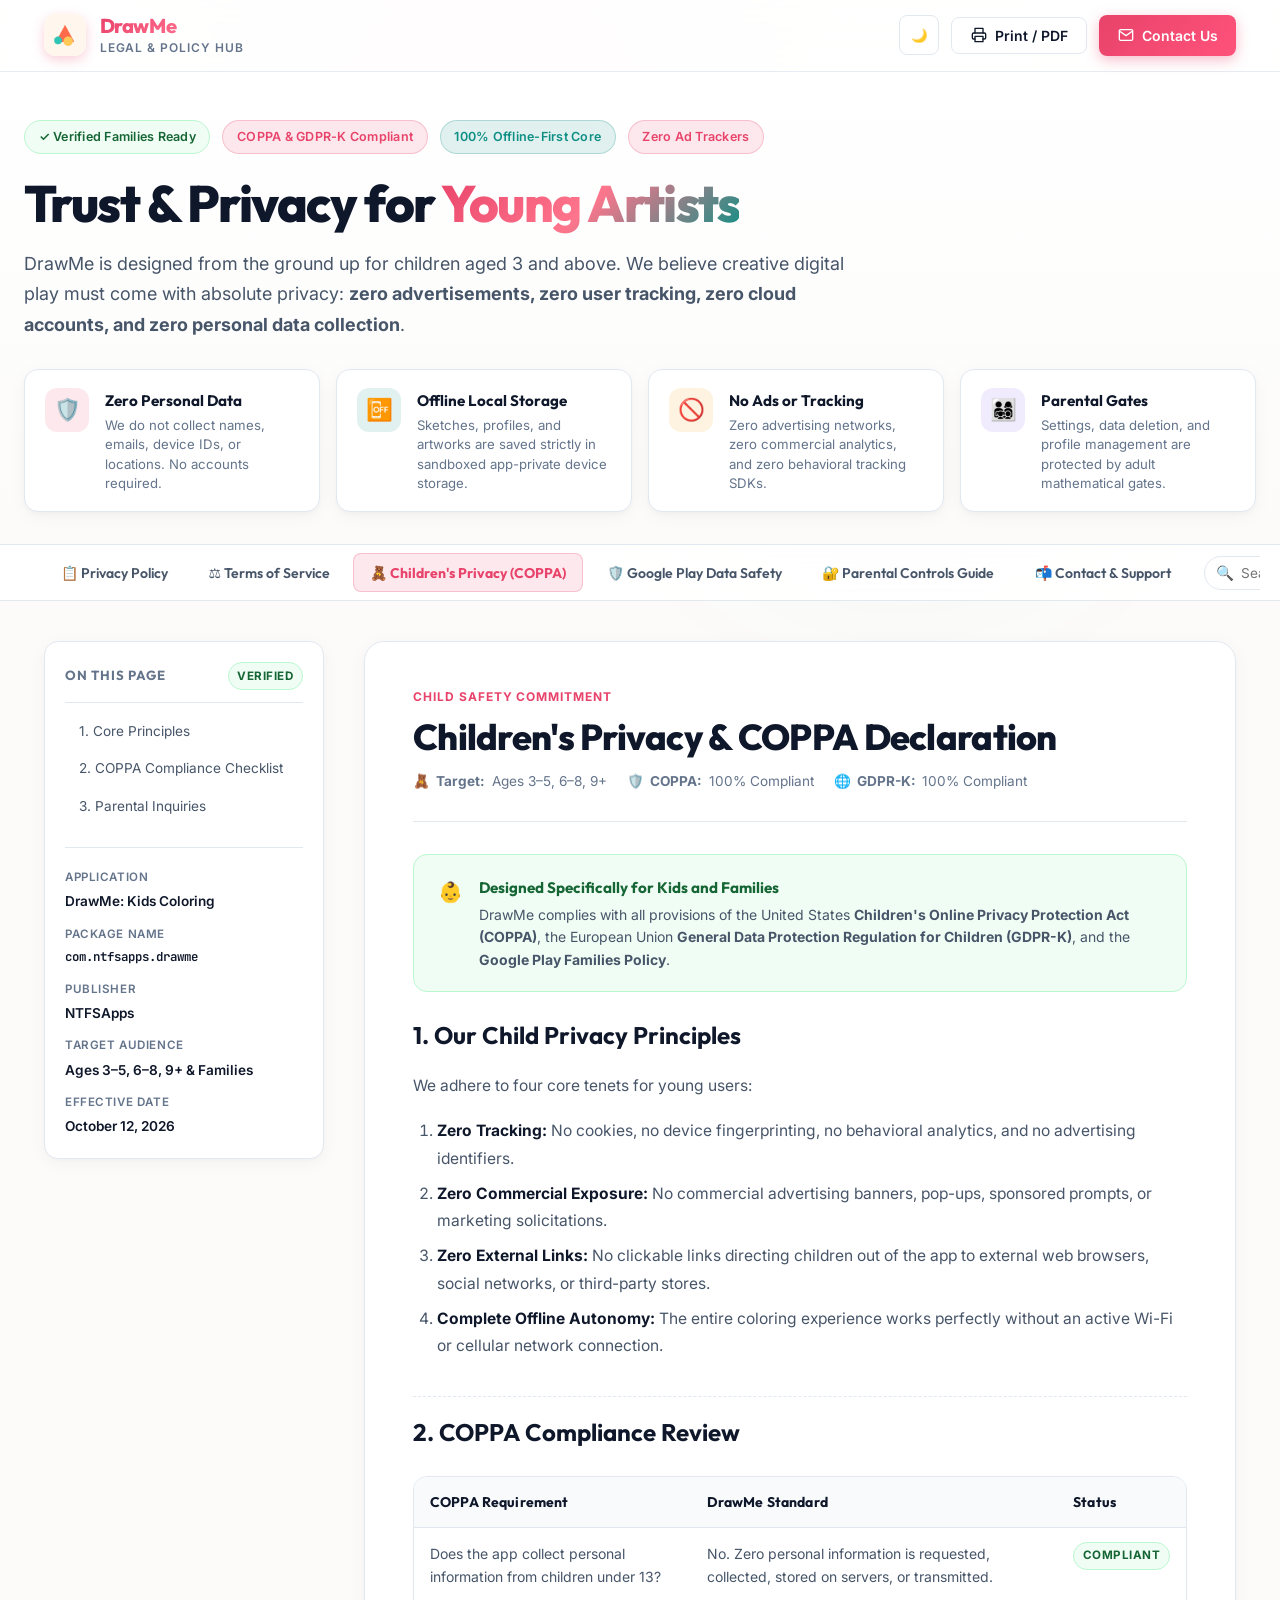
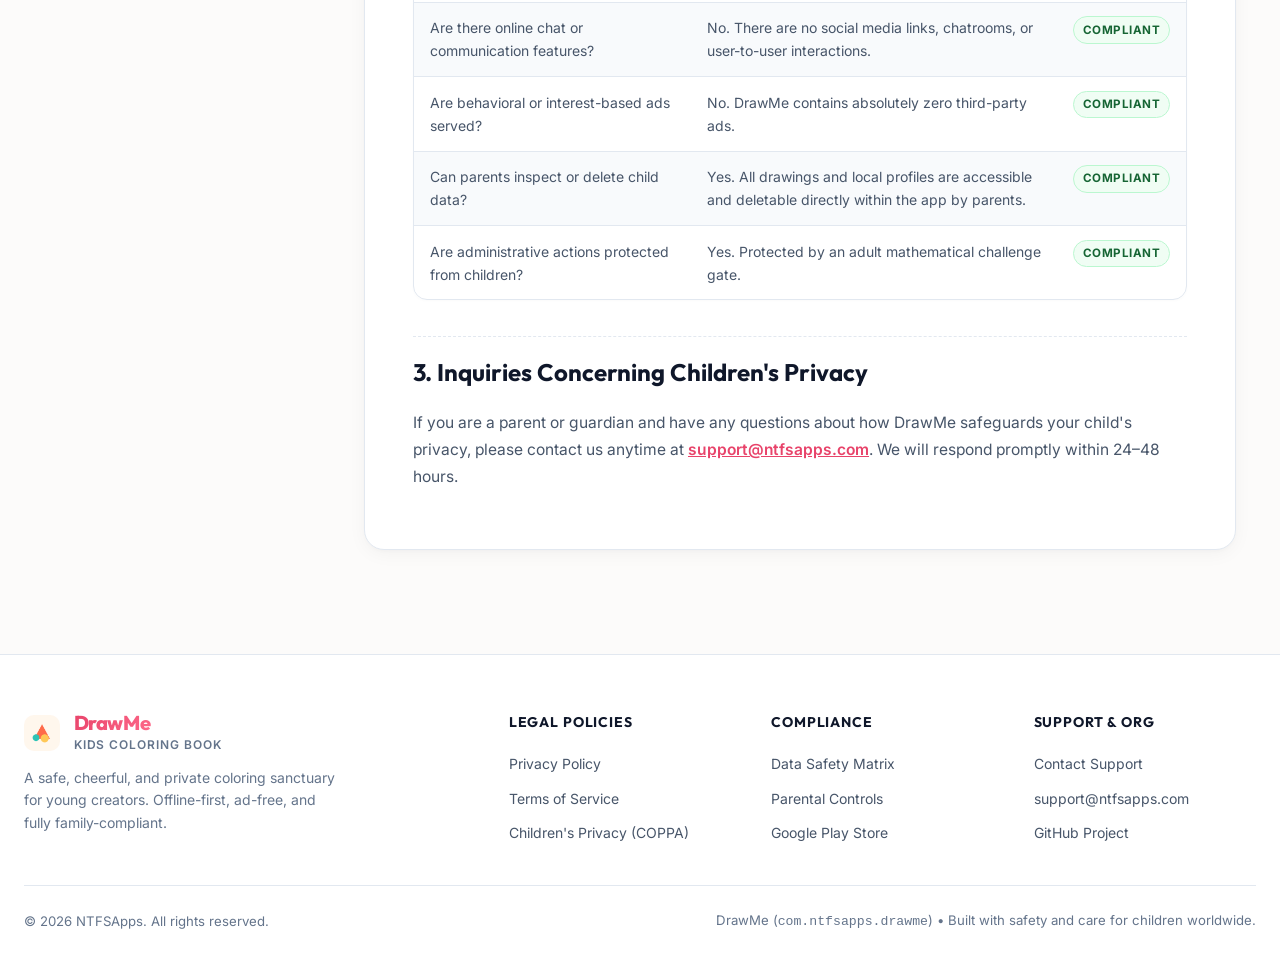
<file: children.html>
<!DOCTYPE html>
<html lang="en">
<head>
  <meta charset="UTF-8">
  <meta http-equiv="refresh" content="0; url=index.html#children">
  <title>Redirecting to DrawMe Children's Privacy (COPPA)...</title>
  <link rel="canonical" href="index.html#children">
  <script>
    window.location.replace("index.html#children");
  </script>
</head>
<body style="font-family: system-ui, sans-serif; display: flex; align-items: center; justify-content: center; height: 100vh; margin: 0; background: #FFF8F6; color: #241A1C;">
  <p>Loading Children's Privacy Policy... <a href="index.html#children">Click here if not redirected automatically.</a></p>
</body>
</html>
</file>
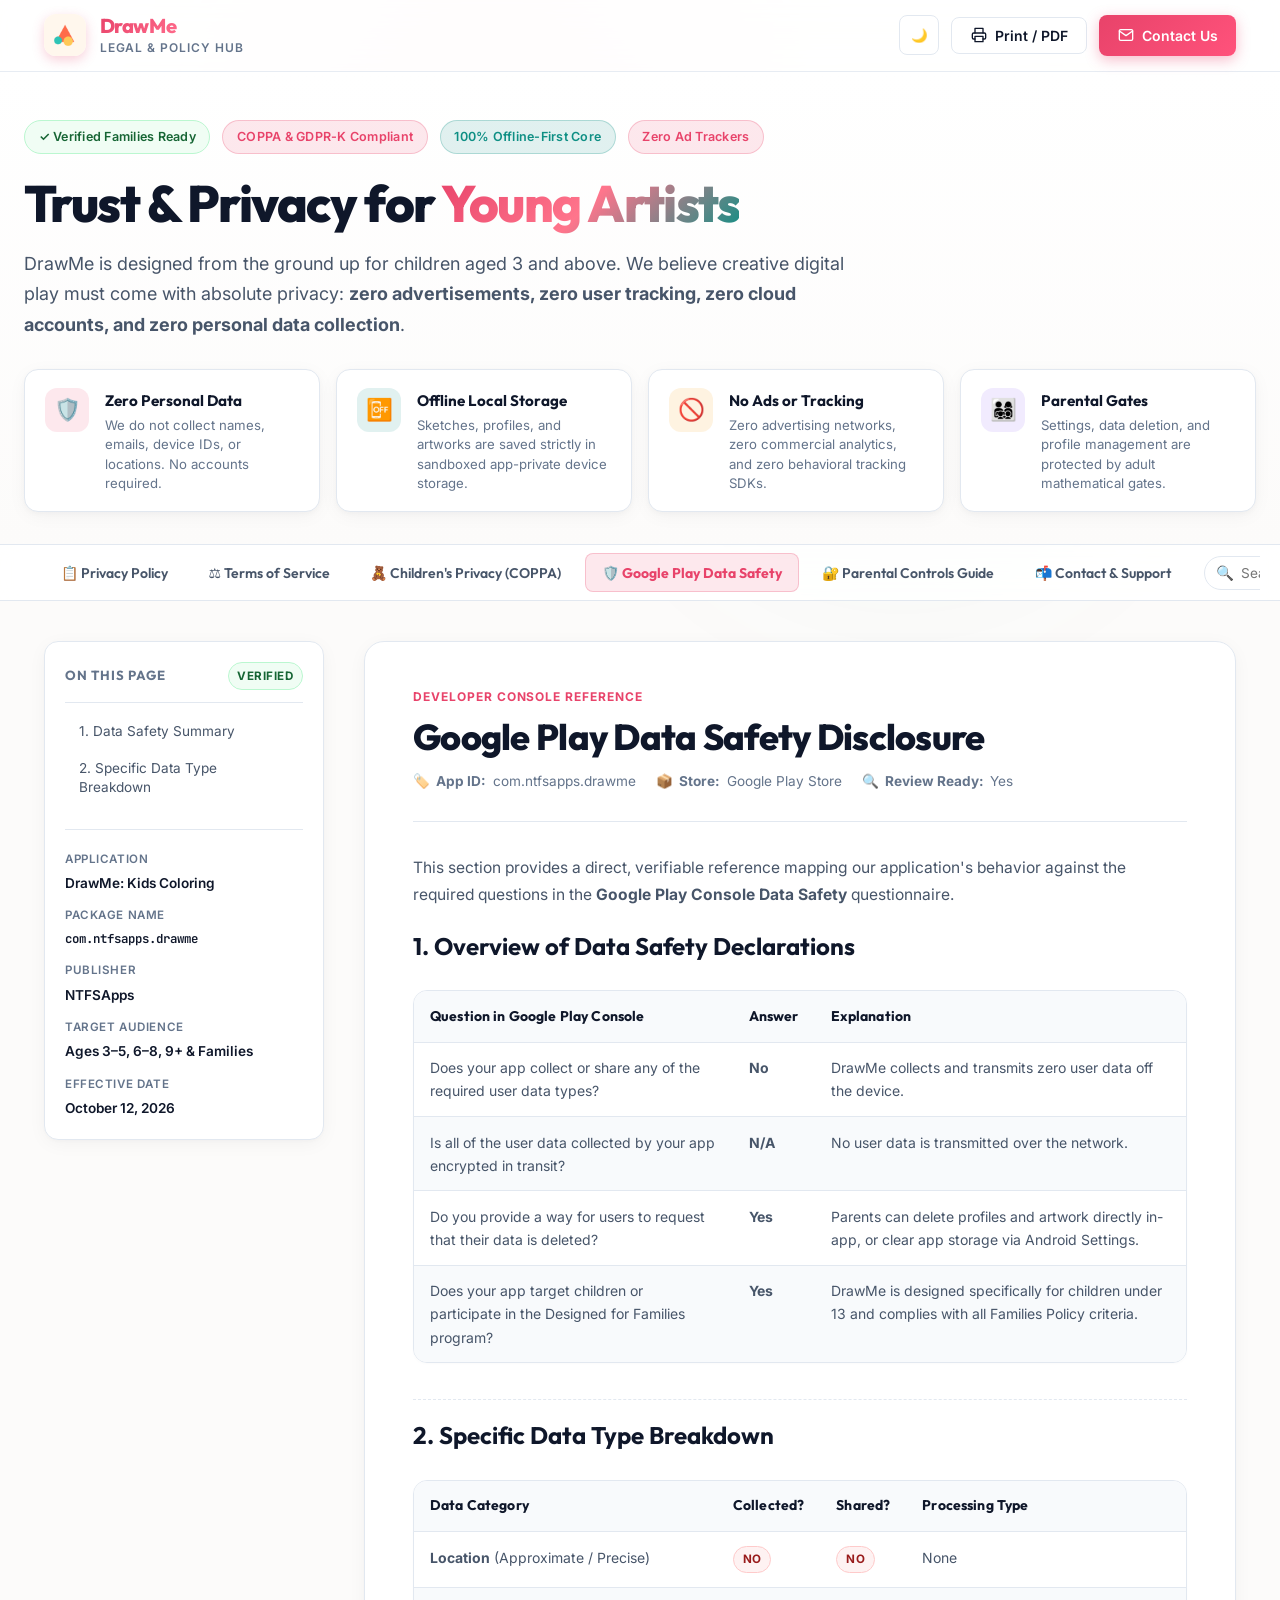
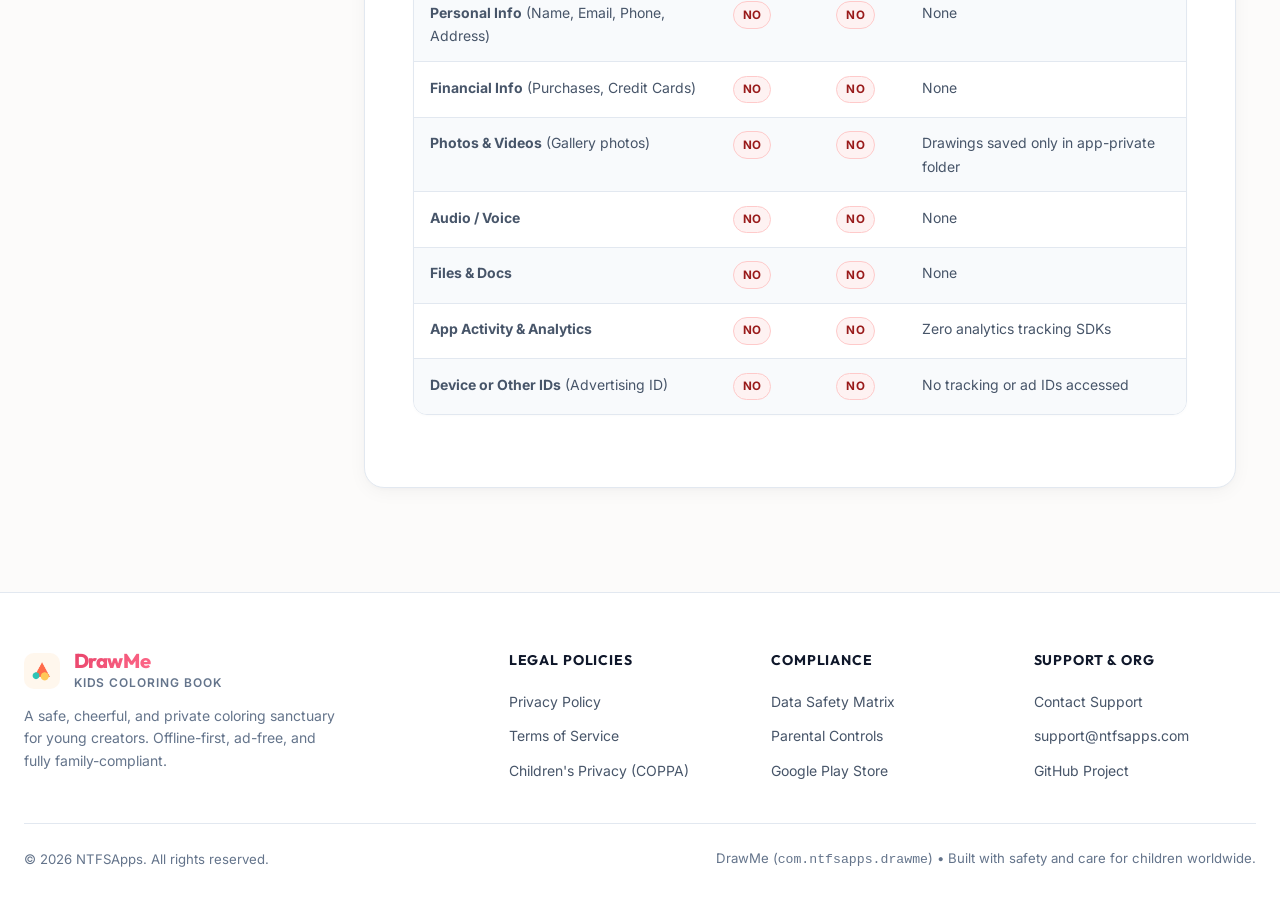
<file: data-safety.html>
<!DOCTYPE html>
<html lang="en">
<head>
  <meta charset="UTF-8">
  <meta http-equiv="refresh" content="0; url=index.html#datasafety">
  <title>Redirecting to DrawMe Google Play Data Safety Disclosure...</title>
  <link rel="canonical" href="index.html#datasafety">
  <script>
    window.location.replace("index.html#datasafety");
  </script>
</head>
<body style="font-family: system-ui, sans-serif; display: flex; align-items: center; justify-content: center; height: 100vh; margin: 0; background: #FFF8F6; color: #241A1C;">
  <p>Loading Google Play Data Safety Disclosure... <a href="index.html#datasafety">Click here if not redirected automatically.</a></p>
</body>
</html>
</file>
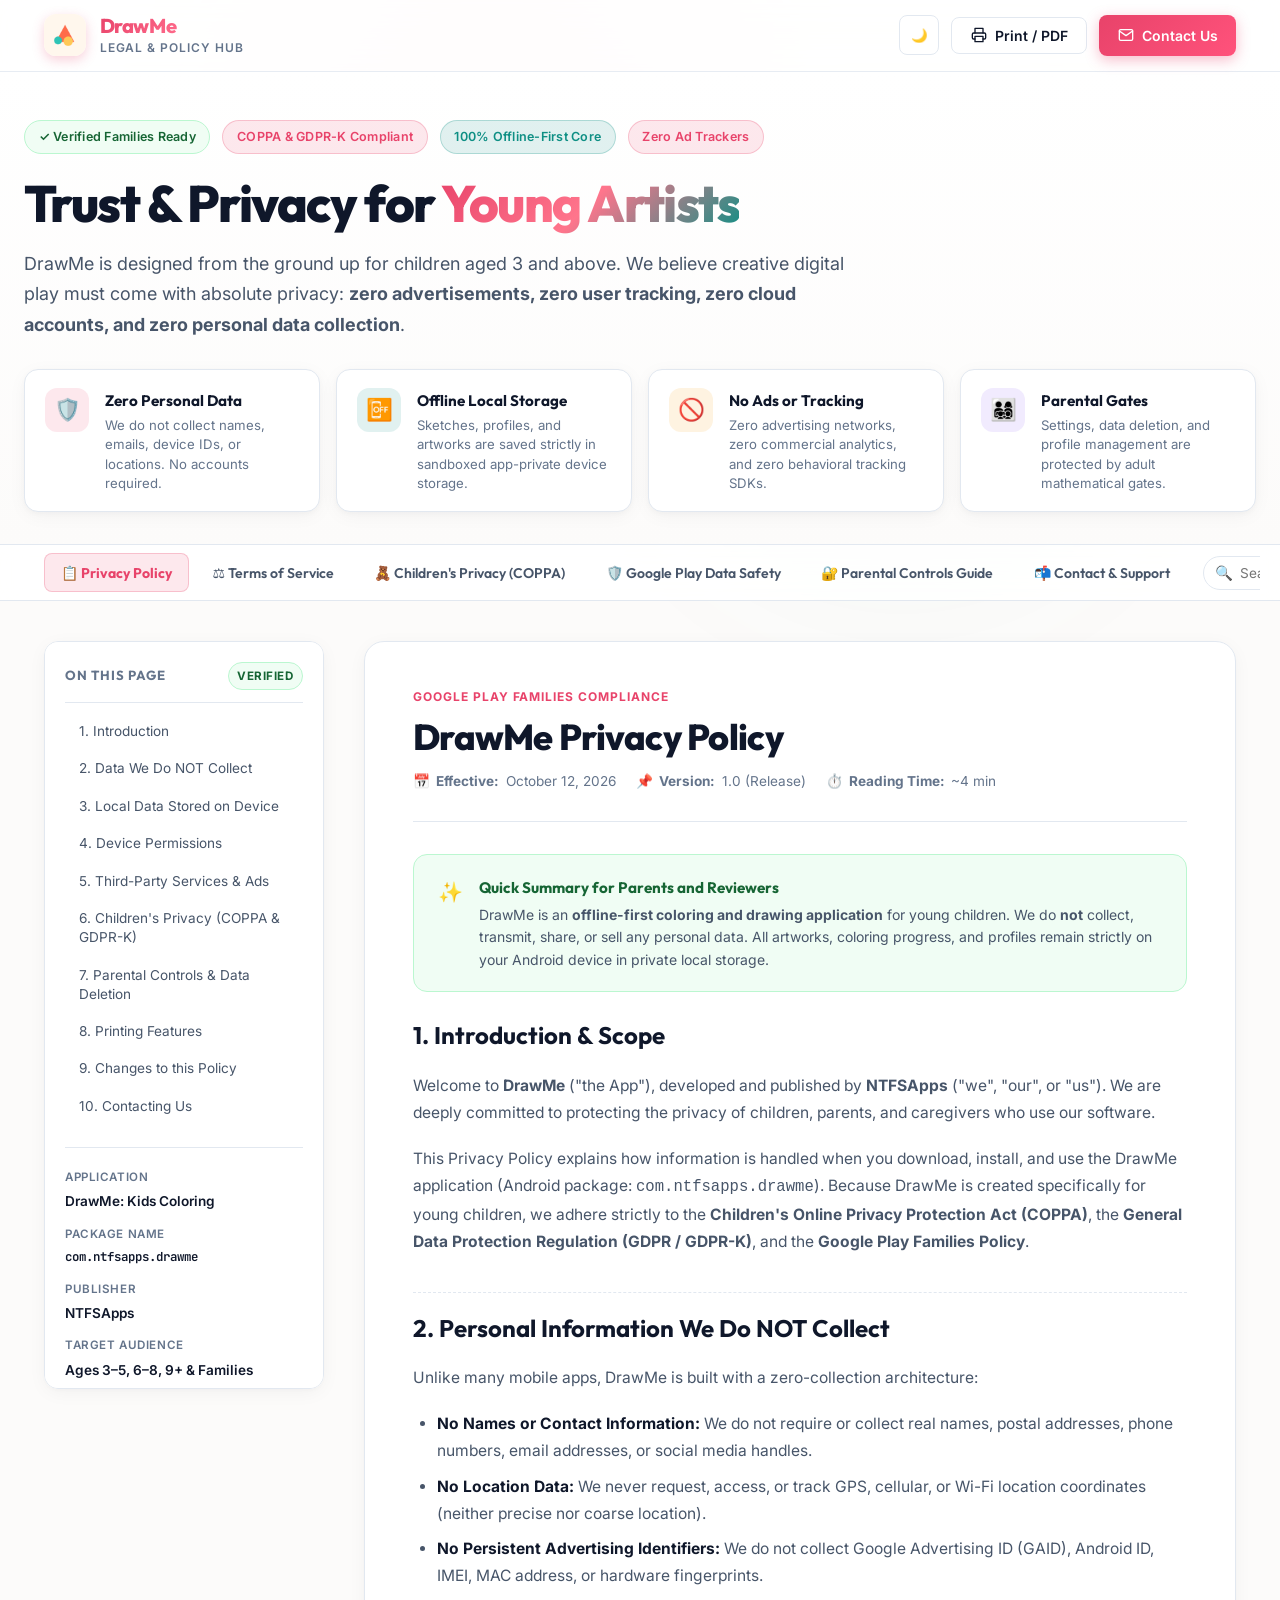
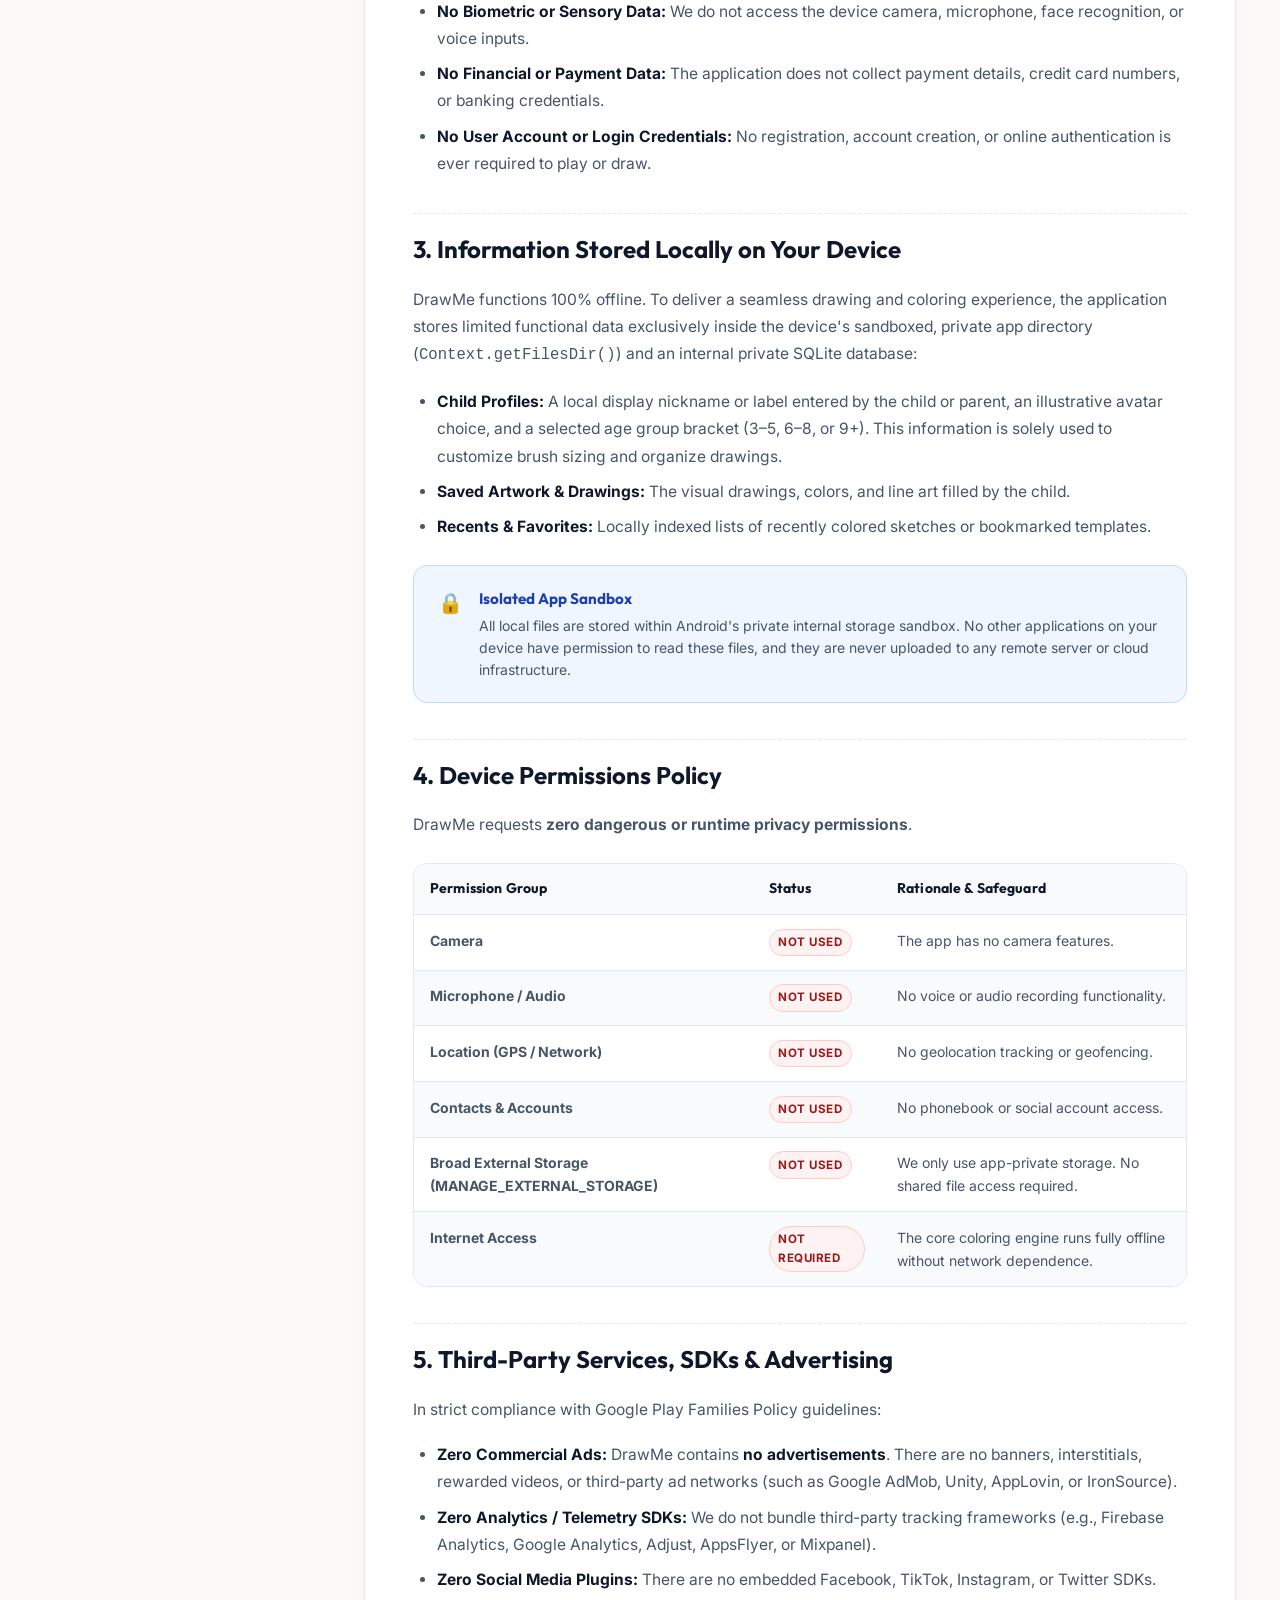
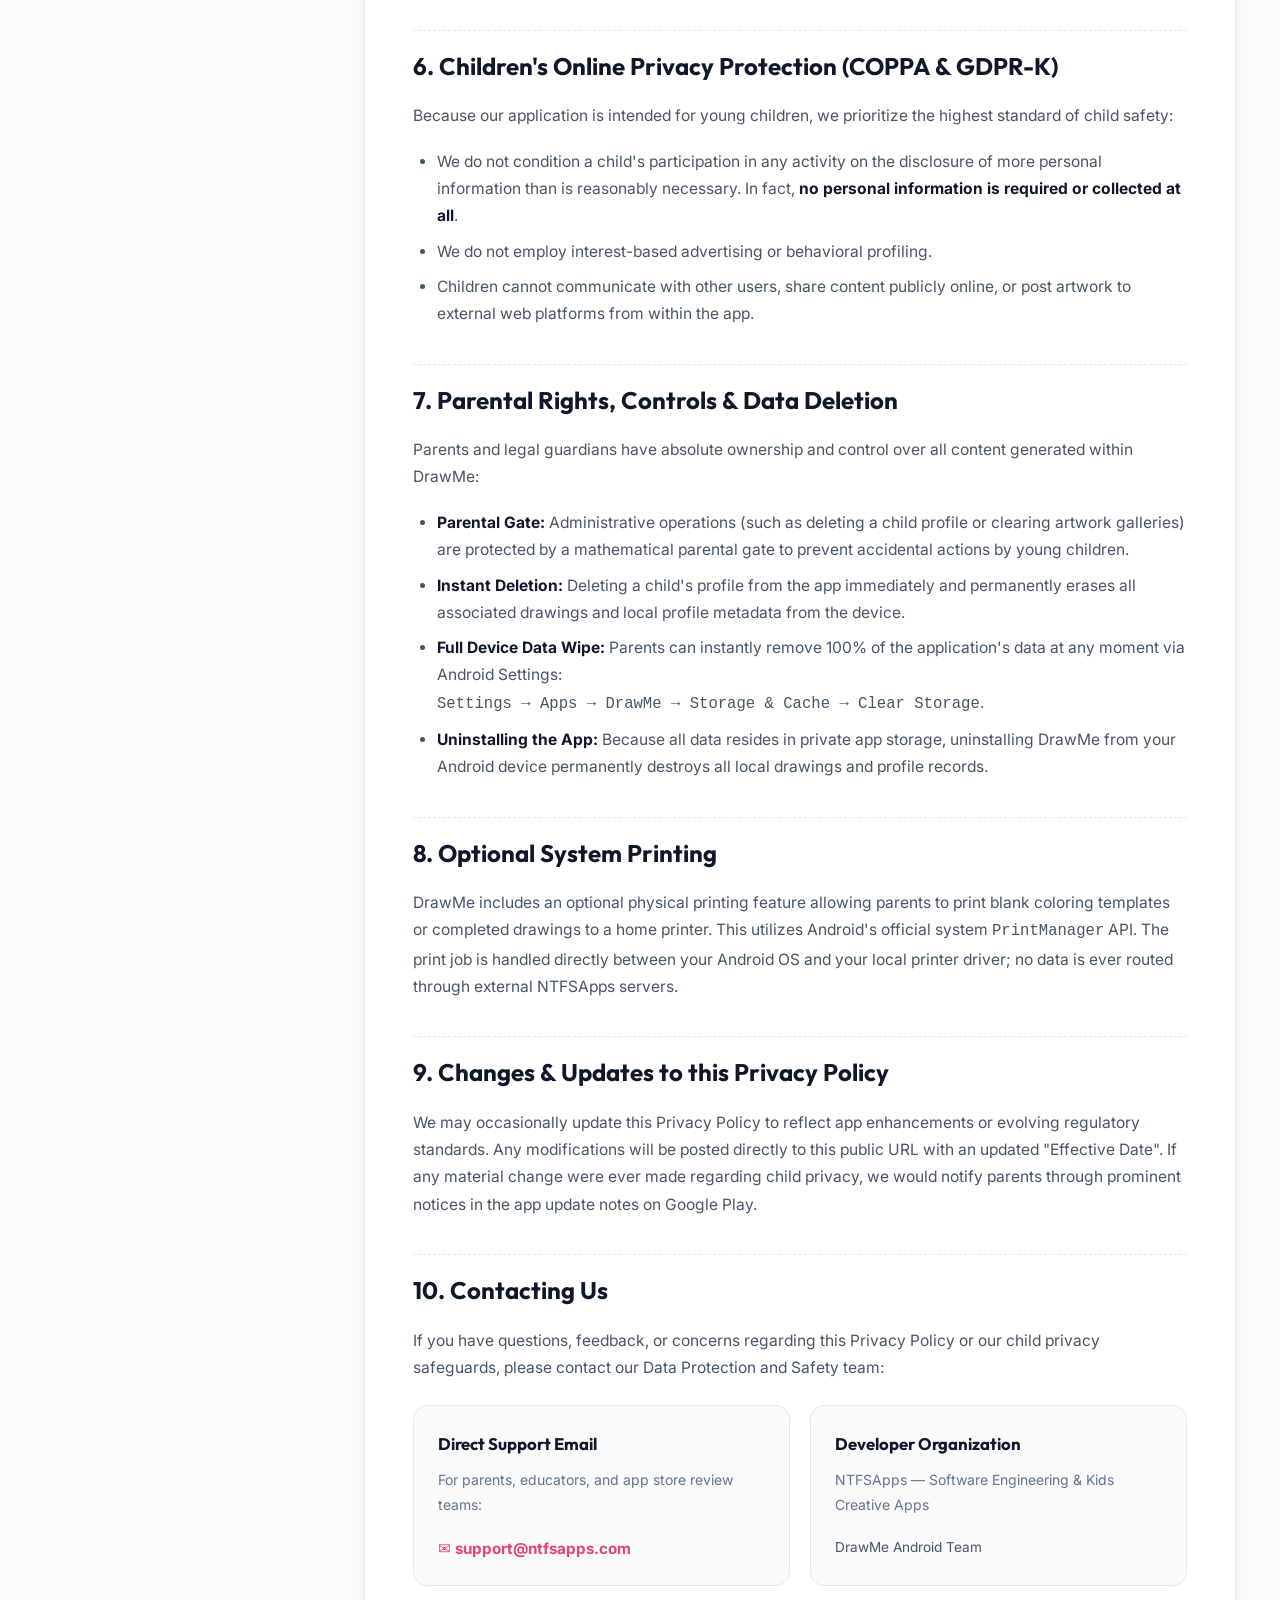
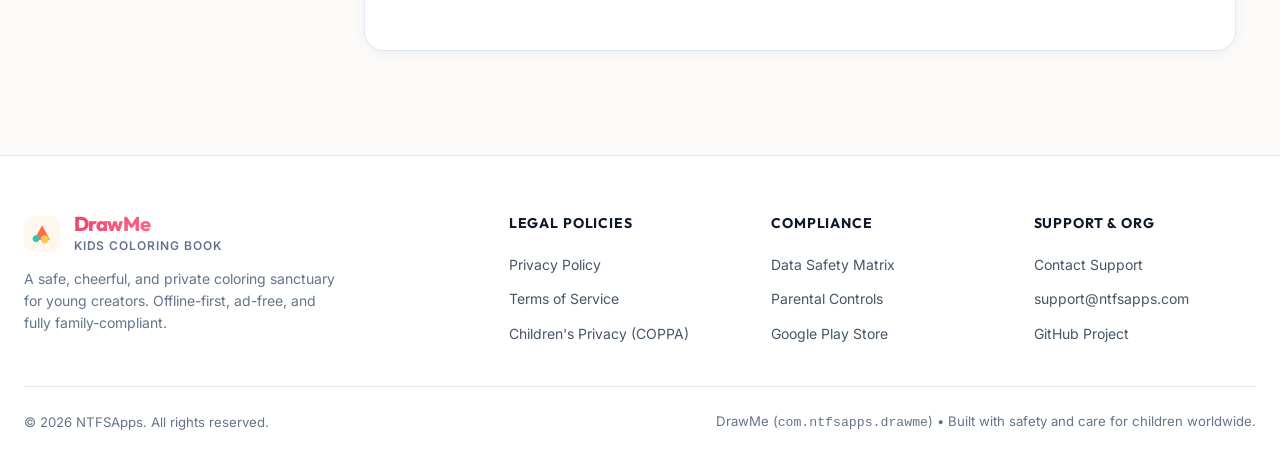
<file: privacy.html>
<!DOCTYPE html>
<html lang="en">
<head>
  <meta charset="UTF-8">
  <meta http-equiv="refresh" content="0; url=index.html#privacy">
  <title>Redirecting to DrawMe Privacy Policy...</title>
  <link rel="canonical" href="index.html#privacy">
  <script>
    window.location.replace("index.html#privacy");
  </script>
</head>
<body style="font-family: system-ui, sans-serif; display: flex; align-items: center; justify-content: center; height: 100vh; margin: 0; background: #FFF8F6; color: #241A1C;">
  <p>Loading Privacy Policy... <a href="index.html#privacy">Click here if not redirected automatically.</a></p>
</body>
</html>
</file>
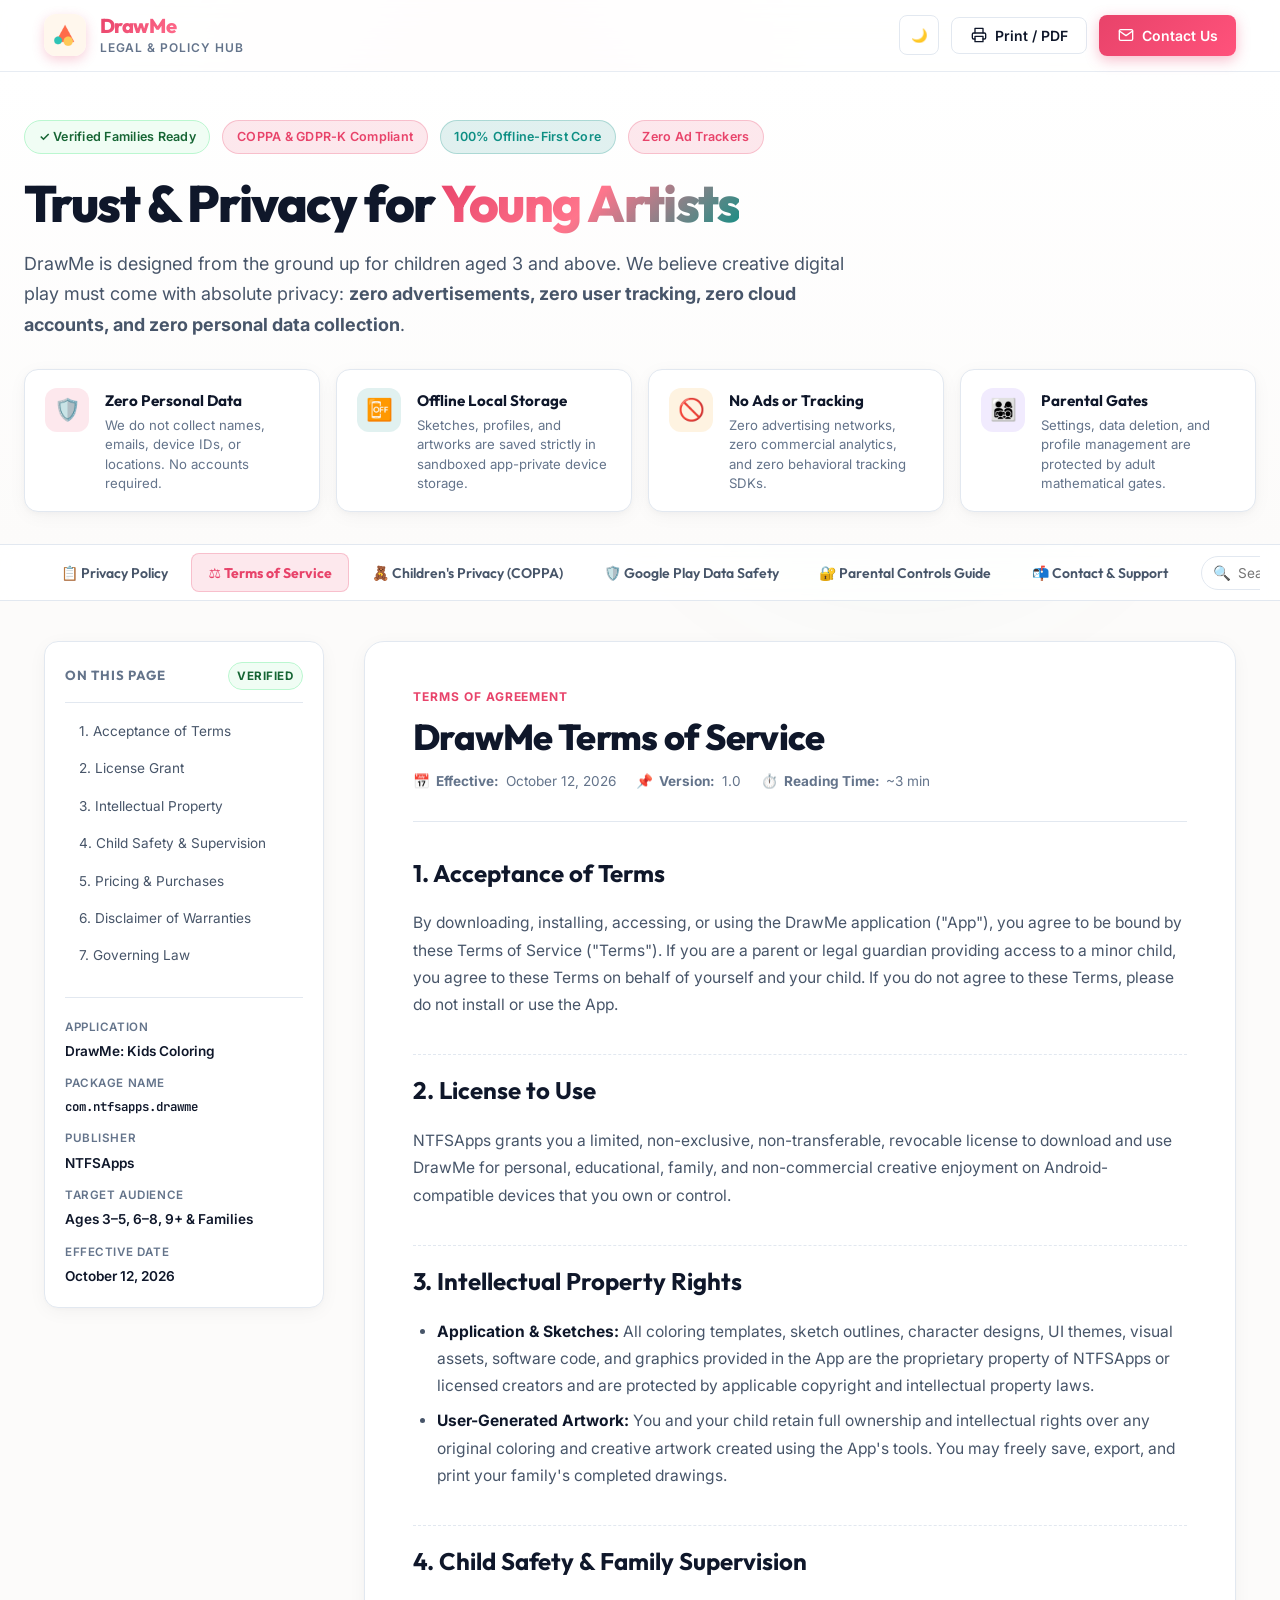
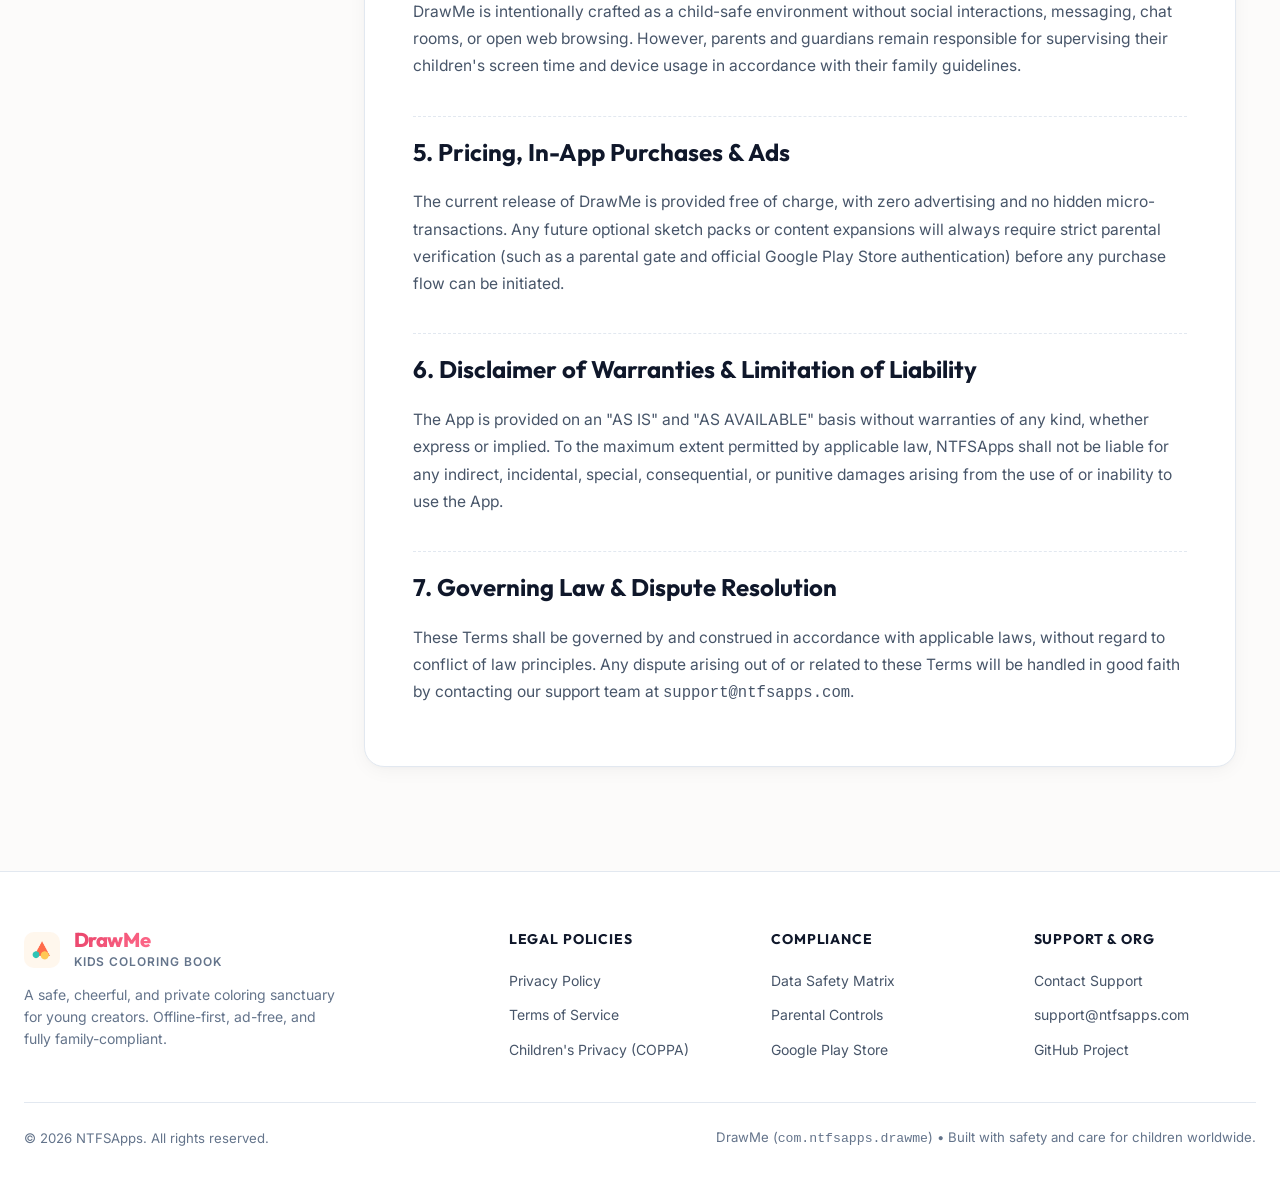
<file: terms.html>
<!DOCTYPE html>
<html lang="en">
<head>
  <meta charset="UTF-8">
  <meta http-equiv="refresh" content="0; url=index.html#terms">
  <title>Redirecting to DrawMe Terms of Service...</title>
  <link rel="canonical" href="index.html#terms">
  <script>
    window.location.replace("index.html#terms");
  </script>
</head>
<body style="font-family: system-ui, sans-serif; display: flex; align-items: center; justify-content: center; height: 100vh; margin: 0; background: #FFF8F6; color: #241A1C;">
  <p>Loading Terms of Service... <a href="index.html#terms">Click here if not redirected automatically.</a></p>
</body>
</html>
</file>
<file: styles.css>
/* ==========================================================================
   DrawMe Policy Hub - Design System & Modern Styles
   ========================================================================== */

:root {
  /* Brand Color Palette */
  --brand-primary: #e8436a;
  --brand-primary-hover: #d23258;
  --brand-primary-light: rgba(232, 67, 106, 0.12);
  --brand-primary-glow: rgba(232, 67, 106, 0.35);

  --brand-secondary: #0e8f84;
  --brand-secondary-hover: #0b776e;
  --brand-secondary-light: rgba(14, 143, 132, 0.12);

  --brand-accent-amber: #f59e0b;
  --brand-accent-coral: #ff6b4a;
  --brand-accent-teal: #2ec4b6;
  --brand-accent-purple: #8b5cf6;
  --brand-accent-blue: #3b82f6;

  /* Theme Tokens: Light Mode (Default) */
  --bg-app: #fcfbfa;
  --bg-surface: #ffffff;
  --bg-surface-elevated: #ffffff;
  --bg-surface-subtle: #f8fafc;
  --bg-card: #ffffff;

  --border-subtle: #e2e8f0;
  --border-focus: #e8436a;

  --text-primary: #0f172a;
  --text-secondary: #475569;
  --text-muted: #64748b;
  --text-on-brand: #ffffff;

  --card-shadow: 0 4px 20px -2px rgba(15, 23, 42, 0.05), 0 2px 6px -1px rgba(15, 23, 42, 0.03);
  --card-shadow-hover: 0 12px 30px -4px rgba(15, 23, 42, 0.08), 0 4px 12px -2px rgba(15, 23, 42, 0.04);
  --glass-bg: rgba(255, 255, 255, 0.85);
  --glass-border: rgba(226, 232, 240, 0.8);

  --callout-info-bg: #eff6ff;
  --callout-info-border: #bfdbfe;
  --callout-info-text: #1e40af;

  --callout-success-bg: #f0fdf4;
  --callout-success-border: #bbf7d0;
  --callout-success-text: #166534;

  --callout-badge-bg: #fef2f2;
  --callout-badge-text: #991b1b;

  --table-stripe: #f8fafc;
  --code-bg: #f1f5f9;
  --code-text: #0f172a;

  /* Typography */
  --font-heading: 'Outfit', 'Plus Jakarta Sans', system-ui, -apple-system, BlinkMacSystemFont, 'Segoe UI', Roboto, sans-serif;
  --font-body: 'Inter', system-ui, -apple-system, BlinkMacSystemFont, 'Segoe UI', Roboto, sans-serif;
  --font-mono: 'JetBrains Mono', 'Fira Code', Consolas, monospace;

  /* Sizing & Radius */
  --radius-sm: 8px;
  --radius-md: 14px;
  --radius-lg: 20px;
  --radius-full: 9999px;
  --max-content-width: 1240px;
  --header-height: 72px;

  --transition-fast: 0.15s cubic-bezier(0.4, 0, 0.2, 1);
  --transition-normal: 0.25s cubic-bezier(0.4, 0, 0.2, 1);
  --transition-slow: 0.35s cubic-bezier(0.4, 0, 0.2, 1);
}

/* Dark Theme */
[data-theme="dark"] {
  --bg-app: #0b0f19;
  --bg-surface: #111827;
  --bg-surface-elevated: #1f2937;
  --bg-surface-subtle: #172033;
  --bg-card: #151d30;

  --border-subtle: #243047;
  --border-focus: #ff6b8b;

  --text-primary: #f8fafc;
  --text-secondary: #cbd5e1;
  --text-muted: #94a3b8;
  --text-on-brand: #ffffff;

  --card-shadow: 0 6px 24px -2px rgba(0, 0, 0, 0.35);
  --card-shadow-hover: 0 16px 36px -4px rgba(0, 0, 0, 0.5);
  --glass-bg: rgba(17, 24, 39, 0.88);
  --glass-border: rgba(36, 48, 71, 0.8);

  --callout-info-bg: #13243d;
  --callout-info-border: #1e3a5f;
  --callout-info-text: #93c5fd;

  --callout-success-bg: #0d281e;
  --callout-success-border: #144936;
  --callout-success-text: #86efac;

  --callout-badge-bg: #371720;
  --callout-badge-text: #fca5a5;

  --table-stripe: #131b2c;
  --code-bg: #1e293b;
  --code-text: #e2e8f0;
}

/* Base Styles */
*, *::before, *::after {
  box-sizing: border-box;
  margin: 0;
  padding: 0;
}

html {
  font-family: var(--font-body);
  font-size: 16px;
  line-height: 1.65;
  color: var(--text-primary);
  background-color: var(--bg-app);
  scroll-behavior: smooth;
  scroll-padding-top: calc(var(--header-height) + 24px);
  -webkit-font-smoothing: antialiased;
  -moz-osx-font-smoothing: grayscale;
}

body {
  min-height: 100vh;
  display: flex;
  flex-direction: column;
  overflow-x: hidden;
  transition: background-color var(--transition-normal), color var(--transition-normal);
}

/* Background Atmosphere Glows */
.bg-glow-container {
  position: fixed;
  inset: 0;
  pointer-events: none;
  z-index: 0;
  overflow: hidden;
}

.bg-glow-1 {
  position: absolute;
  top: -150px;
  left: 15%;
  width: 600px;
  height: 600px;
  border-radius: 50%;
  background: radial-gradient(circle, var(--brand-primary-light) 0%, rgba(232, 67, 106, 0) 70%);
  filter: blur(80px);
}

.bg-glow-2 {
  position: absolute;
  top: 100px;
  right: 10%;
  width: 500px;
  height: 500px;
  border-radius: 50%;
  background: radial-gradient(circle, var(--brand-secondary-light) 0%, rgba(14, 143, 132, 0) 70%);
  filter: blur(90px);
}

/* Reading Progress Bar */
#readingProgressBar {
  position: fixed;
  top: 0;
  left: 0;
  width: 0%;
  height: 3px;
  background: linear-gradient(90deg, var(--brand-primary), var(--brand-accent-amber), var(--brand-secondary));
  z-index: 1000;
  transition: width 0.1s linear;
}

/* Header & Glass Navigation */
.header {
  position: sticky;
  top: 0;
  height: var(--header-height);
  background: var(--glass-bg);
  backdrop-filter: blur(16px);
  -webkit-backdrop-filter: blur(16px);
  border-bottom: 1px solid var(--glass-border);
  z-index: 900;
  display: flex;
  align-items: center;
}

.header-inner {
  max-width: var(--max-content-width);
  width: 100%;
  margin: 0 auto;
  padding: 0 1.5rem;
  display: flex;
  align-items: center;
  justify-content: space-between;
}

.brand-wrapper {
  display: flex;
  align-items: center;
  gap: 0.85rem;
  text-decoration: none;
  color: inherit;
}

.brand-logo-img {
  width: 42px;
  height: 42px;
  border-radius: 12px;
  box-shadow: 0 4px 12px rgba(232, 67, 106, 0.25);
  transition: transform var(--transition-fast);
}

.brand-wrapper:hover .brand-logo-img {
  transform: rotate(-4deg) scale(1.05);
}

.brand-text-group {
  display: flex;
  flex-direction: column;
}

.brand-title {
  font-family: var(--font-heading);
  font-size: 1.25rem;
  font-weight: 800;
  line-height: 1.2;
  letter-spacing: -0.02em;
  background: linear-gradient(135deg, var(--brand-primary) 0%, #ff6b8b 60%, var(--brand-secondary) 100%);
  -webkit-background-clip: text;
  -webkit-text-fill-color: transparent;
}

.brand-subtitle {
  font-size: 0.75rem;
  font-weight: 600;
  text-transform: uppercase;
  letter-spacing: 0.08em;
  color: var(--text-muted);
}

/* Header Actions */
.header-actions {
  display: flex;
  align-items: center;
  gap: 0.75rem;
}

.btn-icon {
  display: inline-flex;
  align-items: center;
  justify-content: center;
  width: 40px;
  height: 40px;
  border-radius: var(--radius-sm);
  border: 1px solid var(--border-subtle);
  background: var(--bg-surface);
  color: var(--text-secondary);
  cursor: pointer;
  transition: all var(--transition-fast);
}

.btn-icon:hover {
  background: var(--bg-surface-elevated);
  color: var(--brand-primary);
  border-color: var(--brand-primary);
}

.btn-primary {
  display: inline-flex;
  align-items: center;
  gap: 0.5rem;
  padding: 0.55rem 1.15rem;
  font-family: var(--font-body);
  font-size: 0.875rem;
  font-weight: 600;
  color: #ffffff;
  background: linear-gradient(135deg, var(--brand-primary) 0%, #ff527b 100%);
  border: none;
  border-radius: var(--radius-sm);
  cursor: pointer;
  box-shadow: 0 4px 14px var(--brand-primary-glow);
  text-decoration: none;
  transition: all var(--transition-fast);
}

.btn-primary:hover {
  transform: translateY(-1px);
  box-shadow: 0 6px 18px rgba(232, 67, 106, 0.45);
}

.btn-outline {
  display: inline-flex;
  align-items: center;
  gap: 0.5rem;
  padding: 0.55rem 1.15rem;
  font-family: var(--font-body);
  font-size: 0.875rem;
  font-weight: 600;
  color: var(--text-primary);
  background: var(--bg-surface);
  border: 1px solid var(--border-subtle);
  border-radius: var(--radius-sm);
  cursor: pointer;
  text-decoration: none;
  transition: all var(--transition-fast);
}

.btn-outline:hover {
  border-color: var(--brand-primary);
  color: var(--brand-primary);
  background: var(--bg-surface-subtle);
}

/* Hero Section */
.hero-section {
  position: relative;
  z-index: 10;
  padding: 3rem 1.5rem 2rem;
  border-bottom: 1px solid var(--border-subtle);
  background: linear-gradient(180deg, var(--bg-surface) 0%, var(--bg-app) 100%);
}

.hero-inner {
  max-width: var(--max-content-width);
  margin: 0 auto;
}

.hero-badge-row {
  display: flex;
  flex-wrap: wrap;
  align-items: center;
  gap: 0.75rem;
  margin-bottom: 1.25rem;
}

.pill-badge {
  display: inline-flex;
  align-items: center;
  gap: 0.4rem;
  padding: 0.35rem 0.85rem;
  border-radius: var(--radius-full);
  font-size: 0.785rem;
  font-weight: 600;
  letter-spacing: 0.02em;
}

.pill-primary {
  background: var(--brand-primary-light);
  color: var(--brand-primary);
  border: 1px solid rgba(232, 67, 106, 0.25);
}

.pill-secondary {
  background: var(--brand-secondary-light);
  color: var(--brand-secondary);
  border: 1px solid rgba(14, 143, 132, 0.25);
}

.pill-verified {
  background: var(--callout-success-bg);
  color: var(--callout-success-text);
  border: 1px solid var(--callout-success-border);
}

.hero-title {
  font-family: var(--font-heading);
  font-size: clamp(2rem, 4vw, 3.25rem);
  font-weight: 800;
  line-height: 1.15;
  letter-spacing: -0.03em;
  margin-bottom: 1rem;
  color: var(--text-primary);
}

.hero-title span.highlight {
  background: linear-gradient(135deg, var(--brand-primary) 0%, #ff758c 50%, var(--brand-secondary) 100%);
  -webkit-background-clip: text;
  -webkit-text-fill-color: transparent;
}

.hero-description {
  font-size: 1.125rem;
  color: var(--text-secondary);
  max-width: 820px;
  line-height: 1.7;
  margin-bottom: 1.75rem;
}

/* Quick Safety Highlights Banner */
.safety-cards-grid {
  display: grid;
  grid-template-columns: repeat(auto-fit, minmax(240px, 1fr));
  gap: 1rem;
  margin-top: 1.5rem;
}

.safety-card {
  padding: 1.15rem 1.25rem;
  border-radius: var(--radius-md);
  background: var(--bg-surface);
  border: 1px solid var(--border-subtle);
  box-shadow: var(--card-shadow);
  display: flex;
  align-items: flex-start;
  gap: 1rem;
  transition: all var(--transition-normal);
}

.safety-card:hover {
  transform: translateY(-2px);
  box-shadow: var(--card-shadow-hover);
  border-color: rgba(232, 67, 106, 0.3);
}

.safety-card-icon {
  width: 44px;
  height: 44px;
  border-radius: 12px;
  display: flex;
  align-items: center;
  justify-content: center;
  flex-shrink: 0;
  font-size: 1.35rem;
}

.icon-kid { background: rgba(232, 67, 106, 0.12); color: var(--brand-primary); }
.icon-offline { background: rgba(14, 143, 132, 0.12); color: var(--brand-secondary); }
.icon-noads { background: rgba(245, 158, 11, 0.12); color: var(--brand-accent-amber); }
.icon-gate { background: rgba(139, 92, 246, 0.12); color: var(--brand-accent-purple); }

.safety-card-content h3 {
  font-family: var(--font-heading);
  font-size: 0.95rem;
  font-weight: 700;
  color: var(--text-primary);
  margin-bottom: 0.2rem;
}

.safety-card-content p {
  font-size: 0.825rem;
  color: var(--text-muted);
  line-height: 1.45;
}

/* Document Tabs Bar */
.tabs-navigation-wrapper {
  position: sticky;
  top: var(--header-height);
  background: var(--glass-bg);
  backdrop-filter: blur(12px);
  -webkit-backdrop-filter: blur(12px);
  border-bottom: 1px solid var(--border-subtle);
  z-index: 850;
  padding: 0.5rem 0;
}

.tabs-inner {
  max-width: var(--max-content-width);
  margin: 0 auto;
  padding: 0 1.5rem;
  display: flex;
  align-items: center;
  justify-content: space-between;
  gap: 1rem;
  overflow-x: auto;
  scrollbar-width: none;
}

.tabs-inner::-webkit-scrollbar {
  display: none;
}

.doc-tabs-list {
  display: flex;
  align-items: center;
  gap: 0.4rem;
  list-style: none;
  white-space: nowrap;
}

.doc-tab-btn {
  display: inline-flex;
  align-items: center;
  gap: 0.5rem;
  padding: 0.6rem 1rem;
  border-radius: var(--radius-sm);
  font-family: var(--font-heading);
  font-size: 0.875rem;
  font-weight: 600;
  color: var(--text-secondary);
  background: transparent;
  border: 1px solid transparent;
  cursor: pointer;
  text-decoration: none;
  transition: all var(--transition-fast);
}

.doc-tab-btn:hover {
  color: var(--text-primary);
  background: var(--bg-surface-subtle);
}

.doc-tab-btn.active {
  color: var(--brand-primary);
  background: var(--brand-primary-light);
  border-color: rgba(232, 67, 106, 0.25);
  font-weight: 700;
}

/* Search Box */
.search-box-wrapper {
  position: relative;
  min-width: 240px;
  max-width: 300px;
}

.search-input {
  width: 100%;
  padding: 0.5rem 0.85rem 0.5rem 2.25rem;
  font-family: var(--font-body);
  font-size: 0.85rem;
  border-radius: var(--radius-full);
  border: 1px solid var(--border-subtle);
  background: var(--bg-surface);
  color: var(--text-primary);
  outline: none;
  transition: all var(--transition-fast);
}

.search-input:focus {
  border-color: var(--brand-primary);
  box-shadow: 0 0 0 3px var(--brand-primary-light);
}

.search-icon {
  position: absolute;
  left: 0.75rem;
  top: 50%;
  transform: translateY(-50%);
  color: var(--text-muted);
  pointer-events: none;
  font-size: 0.9rem;
}

/* Main Layout: 2 Columns (TOC Sidebar + Content Area) */
.main-layout {
  position: relative;
  z-index: 10;
  max-width: var(--max-content-width);
  width: 100%;
  margin: 0 auto;
  padding: 2.5rem 1.5rem 4rem;
  display: grid;
  grid-template-columns: 280px 1fr;
  gap: 2.5rem;
  align-items: start;
}

/* Sidebar Table of Contents */
.toc-sidebar {
  position: sticky;
  top: calc(var(--header-height) + 65px);
  max-height: calc(100vh - var(--header-height) - 80px);
  overflow-y: auto;
  padding: 1.25rem;
  background: var(--bg-surface);
  border: 1px solid var(--border-subtle);
  border-radius: var(--radius-md);
  box-shadow: var(--card-shadow);
  scrollbar-width: thin;
}

.toc-header {
  display: flex;
  align-items: center;
  justify-content: space-between;
  padding-bottom: 0.75rem;
  margin-bottom: 0.75rem;
  border-bottom: 1px solid var(--border-subtle);
}

.toc-title {
  font-family: var(--font-heading);
  font-size: 0.825rem;
  font-weight: 700;
  text-transform: uppercase;
  letter-spacing: 0.06em;
  color: var(--text-muted);
}

.toc-links {
  list-style: none;
  display: flex;
  flex-direction: column;
  gap: 0.25rem;
}

.toc-link {
  display: block;
  padding: 0.45rem 0.75rem;
  font-size: 0.85rem;
  color: var(--text-secondary);
  border-radius: var(--radius-sm);
  text-decoration: none;
  border-left: 2px solid transparent;
  transition: all var(--transition-fast);
  line-height: 1.4;
}

.toc-link:hover {
  color: var(--text-primary);
  background: var(--bg-surface-subtle);
}

.toc-link.active {
  color: var(--brand-primary);
  background: var(--brand-primary-light);
  border-left-color: var(--brand-primary);
  font-weight: 600;
}

/* Meta Card in Sidebar */
.sidebar-meta-card {
  margin-top: 1.5rem;
  padding-top: 1.25rem;
  border-top: 1px solid var(--border-subtle);
  display: flex;
  flex-direction: column;
  gap: 0.75rem;
}

.meta-row {
  display: flex;
  flex-direction: column;
  gap: 0.2rem;
}

.meta-label {
  font-size: 0.725rem;
  font-weight: 600;
  text-transform: uppercase;
  letter-spacing: 0.05em;
  color: var(--text-muted);
}

.meta-value {
  font-size: 0.85rem;
  font-weight: 600;
  color: var(--text-primary);
}

/* Document Container & Articles */
.content-area {
  min-width: 0;
}

.doc-section {
  display: none;
  animation: fadeIn 0.3s ease-out forwards;
}

.doc-section.active {
  display: block;
}

@keyframes fadeIn {
  from { opacity: 0; transform: translateY(6px); }
  to { opacity: 1; transform: translateY(0); }
}

.doc-article {
  background: var(--bg-surface);
  border: 1px solid var(--border-subtle);
  border-radius: var(--radius-lg);
  padding: 2.5rem 3rem;
  box-shadow: var(--card-shadow);
  margin-bottom: 2.5rem;
}

/* Document Header */
.doc-article-header {
  padding-bottom: 1.75rem;
  margin-bottom: 2rem;
  border-bottom: 1px solid var(--border-subtle);
}

.doc-category-tag {
  display: inline-block;
  font-size: 0.75rem;
  font-weight: 700;
  text-transform: uppercase;
  letter-spacing: 0.08em;
  color: var(--brand-primary);
  margin-bottom: 0.5rem;
}

.doc-main-title {
  font-family: var(--font-heading);
  font-size: 2.25rem;
  font-weight: 800;
  line-height: 1.2;
  letter-spacing: -0.02em;
  color: var(--text-primary);
  margin-bottom: 0.75rem;
}

.doc-status-strip {
  display: flex;
  flex-wrap: wrap;
  align-items: center;
  gap: 1.25rem;
  font-size: 0.85rem;
  color: var(--text-muted);
}

.doc-status-item {
  display: inline-flex;
  align-items: center;
  gap: 0.4rem;
}

/* Typography Inside Articles */
.doc-article h2 {
  font-family: var(--font-heading);
  font-size: 1.5rem;
  font-weight: 700;
  color: var(--text-primary);
  margin-top: 2.25rem;
  margin-bottom: 1rem;
  padding-top: 1rem;
  display: flex;
  align-items: center;
  justify-content: space-between;
  border-top: 1px dashed var(--border-subtle);
}

.doc-article h2:first-of-type {
  border-top: none;
  margin-top: 1rem;
  padding-top: 0;
}

.copy-heading-btn {
  opacity: 0;
  background: transparent;
  border: none;
  color: var(--text-muted);
  cursor: pointer;
  padding: 0.25rem 0.5rem;
  border-radius: var(--radius-sm);
  font-size: 0.85rem;
  transition: all var(--transition-fast);
}

.doc-article h2:hover .copy-heading-btn {
  opacity: 1;
}

.copy-heading-btn:hover {
  color: var(--brand-primary);
  background: var(--brand-primary-light);
}

.doc-article h3 {
  font-family: var(--font-heading);
  font-size: 1.15rem;
  font-weight: 700;
  color: var(--text-primary);
  margin-top: 1.5rem;
  margin-bottom: 0.65rem;
}

.doc-article p {
  color: var(--text-secondary);
  font-size: 0.975rem;
  line-height: 1.75;
  margin-bottom: 1.15rem;
}

.doc-article ul, .doc-article ol {
  color: var(--text-secondary);
  font-size: 0.975rem;
  line-height: 1.75;
  margin-bottom: 1.25rem;
  padding-left: 1.5rem;
}

.doc-article li {
  margin-bottom: 0.5rem;
}

.doc-article li strong {
  color: var(--text-primary);
}

/* Callout Boxes */
.callout {
  padding: 1.25rem 1.5rem;
  border-radius: var(--radius-md);
  margin: 1.5rem 0;
  display: flex;
  align-items: flex-start;
  gap: 1rem;
}

.callout-icon {
  font-size: 1.25rem;
  flex-shrink: 0;
  margin-top: 0.1rem;
}

.callout-content {
  flex: 1;
}

.callout-content h4 {
  font-family: var(--font-heading);
  font-size: 0.95rem;
  font-weight: 700;
  margin-bottom: 0.25rem;
}

.callout-content p {
  font-size: 0.875rem;
  line-height: 1.6;
  margin-bottom: 0;
}

.callout-success {
  background: var(--callout-success-bg);
  border: 1px solid var(--callout-success-border);
  color: var(--callout-success-text);
}

.callout-info {
  background: var(--callout-info-bg);
  border: 1px solid var(--callout-info-border);
  color: var(--callout-info-text);
}

.callout-danger {
  background: var(--callout-badge-bg);
  border: 1px solid #fecaca;
  color: var(--callout-badge-text);
}

/* Comparison Tables & Matrices */
.table-responsive {
  width: 100%;
  overflow-x: auto;
  margin: 1.5rem 0 2rem;
  border-radius: var(--radius-md);
  border: 1px solid var(--border-subtle);
  box-shadow: 0 1px 3px rgba(0,0,0,0.02);
}

table.doc-table {
  width: 100%;
  border-collapse: collapse;
  font-size: 0.875rem;
  text-align: left;
}

table.doc-table th {
  background: var(--bg-surface-subtle);
  color: var(--text-primary);
  font-family: var(--font-heading);
  font-weight: 700;
  padding: 0.85rem 1rem;
  border-bottom: 1px solid var(--border-subtle);
  letter-spacing: 0.01em;
}

table.doc-table td {
  padding: 0.85rem 1rem;
  border-bottom: 1px solid var(--border-subtle);
  color: var(--text-secondary);
  vertical-align: top;
}

table.doc-table tr:nth-child(even) td {
  background: var(--table-stripe);
}

table.doc-table tr:last-child td {
  border-bottom: none;
}

.badge-tag {
  display: inline-block;
  padding: 0.2rem 0.55rem;
  border-radius: var(--radius-full);
  font-size: 0.725rem;
  font-weight: 700;
  text-transform: uppercase;
  letter-spacing: 0.04em;
}

.badge-no {
  background: #fef2f2;
  color: #991b1b;
  border: 1px solid #fecaca;
}

.badge-yes {
  background: #f0fdf4;
  color: #166534;
  border: 1px solid #bbf7d0;
}

.badge-neutral {
  background: #f1f5f9;
  color: #334155;
  border: 1px solid #e2e8f0;
}

[data-theme="dark"] .badge-no {
  background: #371720;
  color: #fca5a5;
  border-color: #5b212f;
}

[data-theme="dark"] .badge-yes {
  background: #0d281e;
  color: #86efac;
  border-color: #16533d;
}

[data-theme="dark"] .badge-neutral {
  background: #1e293b;
  color: #94a3b8;
  border-color: #334155;
}

/* Contact Box / Cards */
.contact-grid {
  display: grid;
  grid-template-columns: repeat(auto-fit, minmax(260px, 1fr));
  gap: 1.25rem;
  margin: 1.5rem 0;
}

.contact-card {
  padding: 1.5rem;
  border-radius: var(--radius-md);
  border: 1px solid var(--border-subtle);
  background: var(--bg-surface-subtle);
  display: flex;
  flex-direction: column;
  gap: 0.65rem;
}

.contact-card h4 {
  font-family: var(--font-heading);
  font-size: 1.05rem;
  font-weight: 700;
  color: var(--text-primary);
}

.contact-card p {
  font-size: 0.875rem;
  color: var(--text-muted);
  margin-bottom: 0.5rem;
}

.contact-email-link {
  display: inline-flex;
  align-items: center;
  gap: 0.5rem;
  font-size: 0.95rem;
  font-weight: 700;
  color: var(--brand-primary);
  text-decoration: none;
}

.contact-email-link:hover {
  text-decoration: underline;
}

/* Floating Action / Back to Top Button */
.back-to-top {
  position: fixed;
  bottom: 2rem;
  right: 2rem;
  width: 44px;
  height: 44px;
  border-radius: var(--radius-full);
  background: var(--bg-surface-elevated);
  border: 1px solid var(--border-subtle);
  color: var(--text-secondary);
  box-shadow: 0 4px 14px rgba(0,0,0,0.1);
  display: flex;
  align-items: center;
  justify-content: center;
  cursor: pointer;
  opacity: 0;
  transform: translateY(12px);
  pointer-events: none;
  transition: all var(--transition-normal);
  z-index: 800;
}

.back-to-top.visible {
  opacity: 1;
  transform: translateY(0);
  pointer-events: auto;
}

.back-to-top:hover {
  background: var(--brand-primary);
  color: #ffffff;
  border-color: var(--brand-primary);
  box-shadow: 0 6px 18px var(--brand-primary-glow);
}

/* Footer */
.footer {
  position: relative;
  z-index: 10;
  background: var(--bg-surface);
  border-top: 1px solid var(--border-subtle);
  padding: 3.5rem 1.5rem 2rem;
  margin-top: auto;
}

.footer-inner {
  max-width: var(--max-content-width);
  margin: 0 auto;
}

.footer-grid {
  display: grid;
  grid-template-columns: 2fr 1fr 1fr 1fr;
  gap: 2.5rem;
  margin-bottom: 2.5rem;
}

.footer-col-brand p {
  font-size: 0.875rem;
  color: var(--text-muted);
  max-width: 320px;
  margin-top: 0.75rem;
  line-height: 1.6;
}

.footer-col h4 {
  font-family: var(--font-heading);
  font-size: 0.875rem;
  font-weight: 700;
  text-transform: uppercase;
  letter-spacing: 0.06em;
  color: var(--text-primary);
  margin-bottom: 1rem;
}

.footer-links-list {
  list-style: none;
  display: flex;
  flex-direction: column;
  gap: 0.5rem;
}

.footer-links-list a {
  font-size: 0.875rem;
  color: var(--text-secondary);
  text-decoration: none;
  transition: color var(--transition-fast);
}

.footer-links-list a:hover {
  color: var(--brand-primary);
}

.footer-bottom {
  padding-top: 1.5rem;
  border-top: 1px solid var(--border-subtle);
  display: flex;
  flex-wrap: wrap;
  align-items: center;
  justify-content: space-between;
  gap: 1rem;
  font-size: 0.825rem;
  color: var(--text-muted);
}

/* Toast Notifications */
.toast-container {
  position: fixed;
  bottom: 2rem;
  left: 50%;
  transform: translateX(-50%);
  z-index: 1100;
  pointer-events: none;
}

.toast {
  background: var(--bg-surface-elevated);
  border: 1px solid var(--border-subtle);
  color: var(--text-primary);
  padding: 0.75rem 1.25rem;
  border-radius: var(--radius-full);
  box-shadow: 0 10px 25px -5px rgba(0, 0, 0, 0.2);
  font-size: 0.85rem;
  font-weight: 600;
  display: flex;
  align-items: center;
  gap: 0.5rem;
  animation: toastIn 0.25s cubic-bezier(0.16, 1, 0.3, 1) forwards;
}

@keyframes toastIn {
  from { opacity: 0; transform: translateY(12px); }
  to { opacity: 1; transform: translateY(0); }
}

/* Search Highlights */
mark.search-highlight {
  background-color: #fef08a;
  color: #1e293b;
  border-radius: 2px;
  padding: 0 2px;
}

[data-theme="dark"] mark.search-highlight {
  background-color: #854d0e;
  color: #fef08a;
}

/* Responsive Breakpoints */
@media (max-width: 960px) {
  .main-layout {
    grid-template-columns: 1fr;
    gap: 1.5rem;
  }

  .toc-sidebar {
    display: none; /* Accessible via on-page anchors or tabs */
  }

  .doc-article {
    padding: 1.75rem 1.5rem;
  }

  .footer-grid {
    grid-template-columns: 1fr 1fr;
  }
}

@media (max-width: 640px) {
  .header-inner {
    padding: 0 1rem;
  }

  .brand-subtitle {
    display: none;
  }

  .hero-section {
    padding: 2rem 1rem 1.5rem;
  }

  .tabs-inner {
    padding: 0 1rem;
  }

  .search-box-wrapper {
    min-width: 100%;
    margin-top: 0.5rem;
  }

  .tabs-inner {
    flex-direction: column;
    align-items: stretch;
  }

  .footer-grid {
    grid-template-columns: 1fr;
  }
}

/* Print Styling */
@media print {
  .header,
  .tabs-navigation-wrapper,
  .toc-sidebar,
  .back-to-top,
  .footer,
  .bg-glow-container,
  #readingProgressBar,
  .copy-heading-btn,
  .header-actions {
    display: none !important;
  }

  body {
    background: #ffffff !important;
    color: #000000 !important;
  }

  .doc-section {
    display: block !important;
    page-break-after: always;
  }

  .doc-article {
    border: none !important;
    box-shadow: none !important;
    padding: 0 !important;
  }

  table.doc-table {
    border: 1px solid #ccc !important;
  }

  table.doc-table th, table.doc-table td {
    border: 1px solid #ccc !important;
  }
}
</file>
